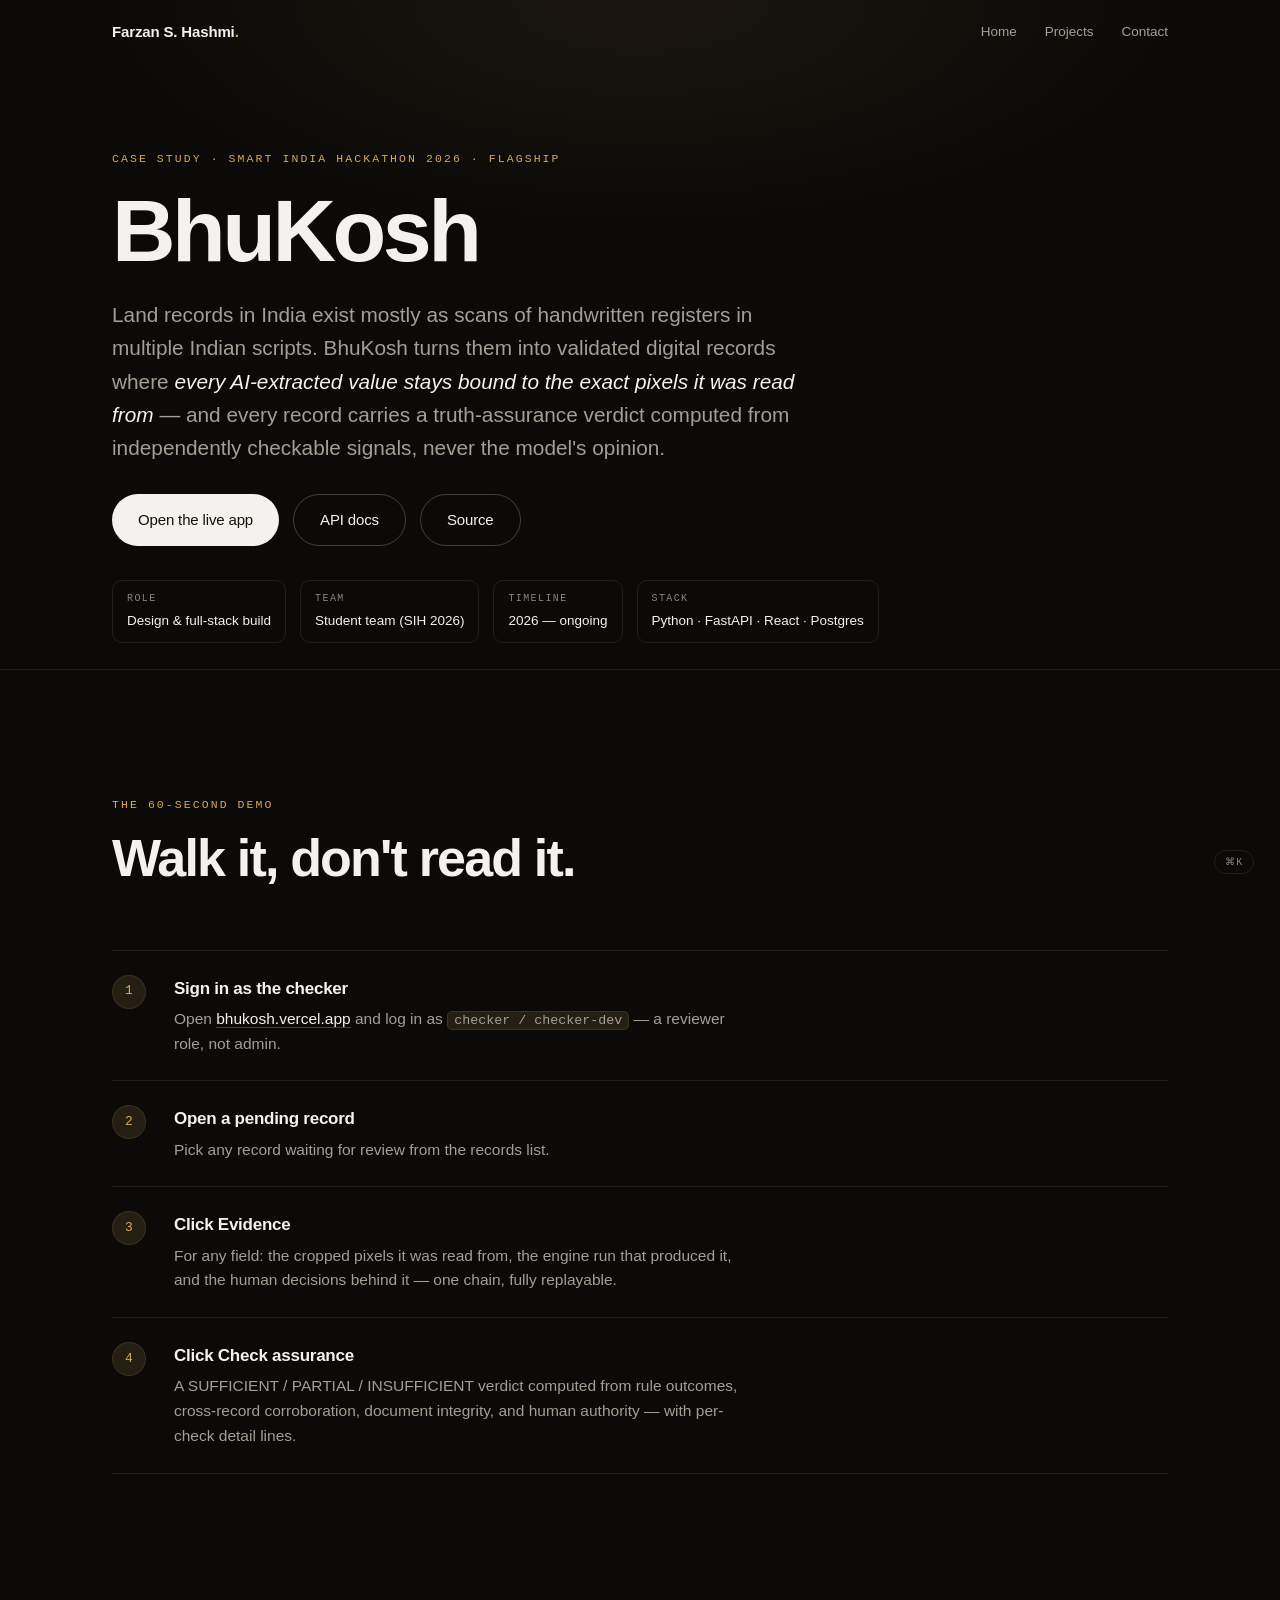
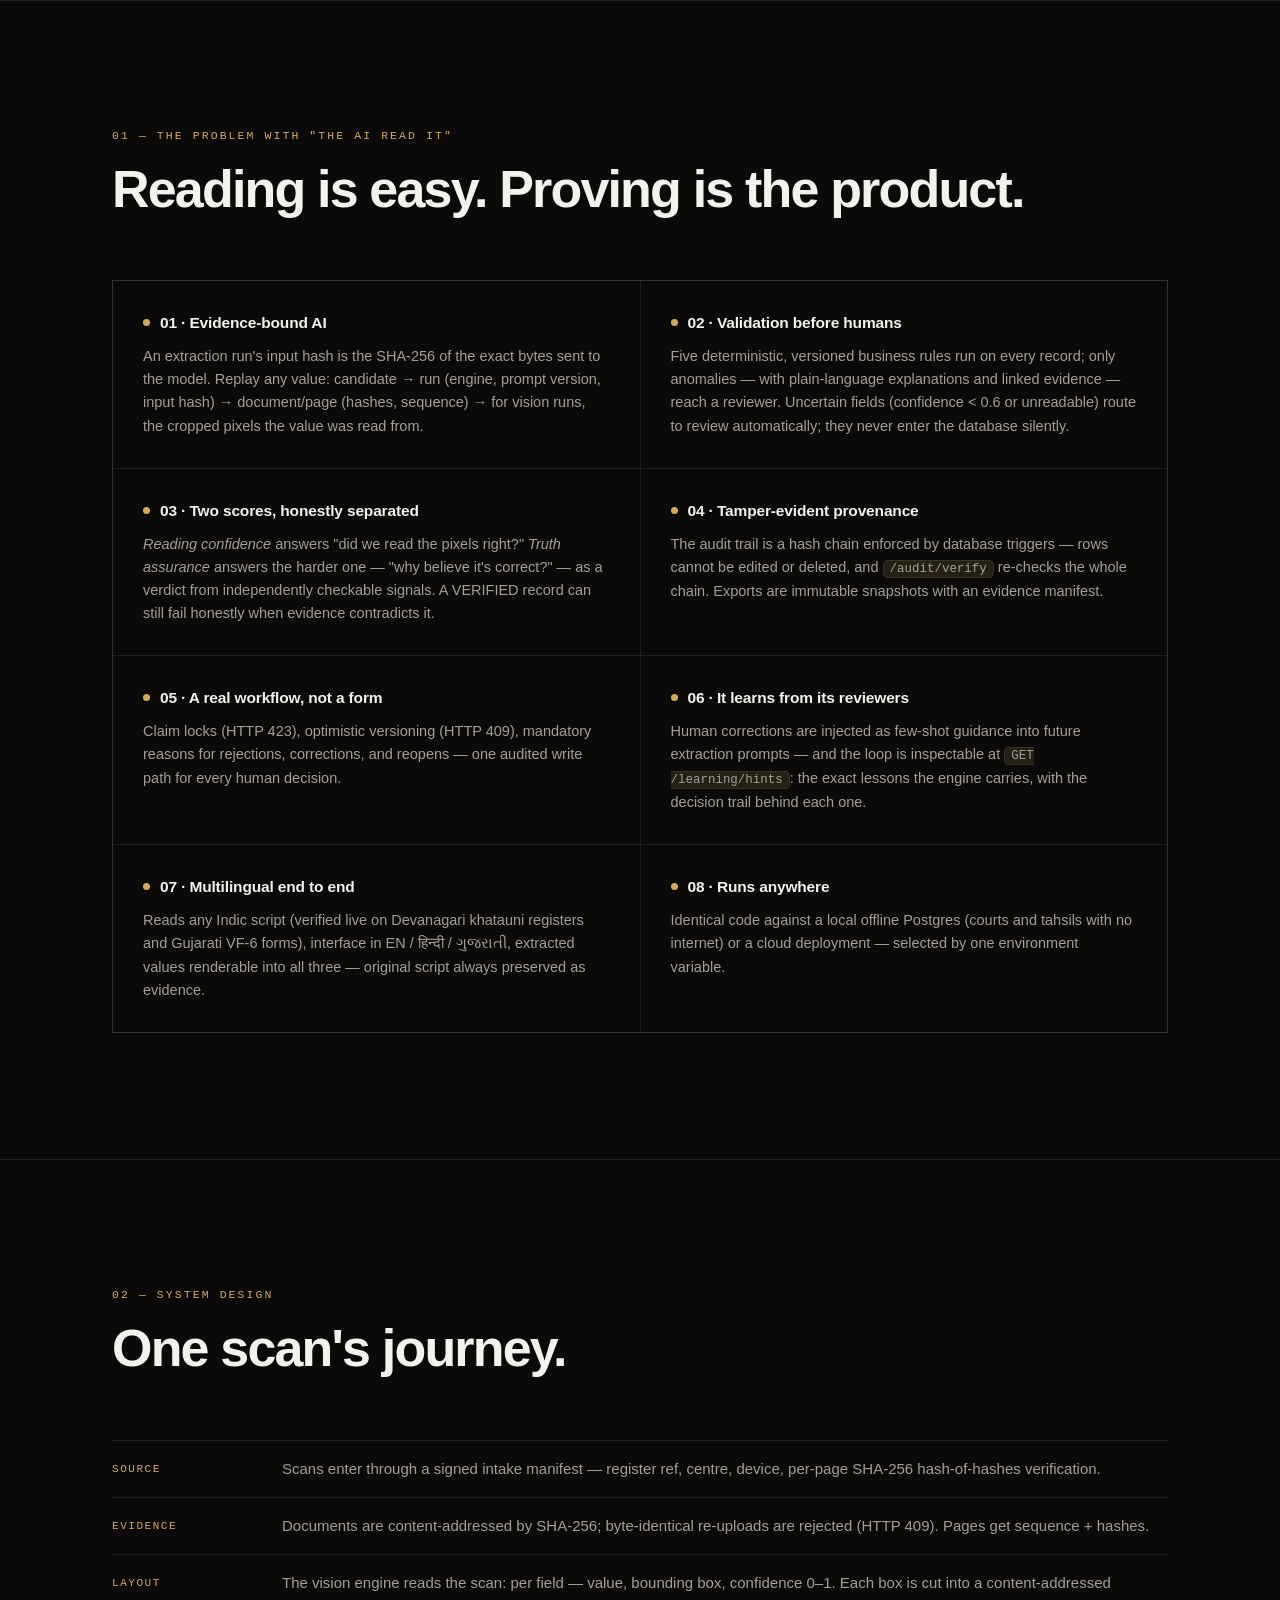
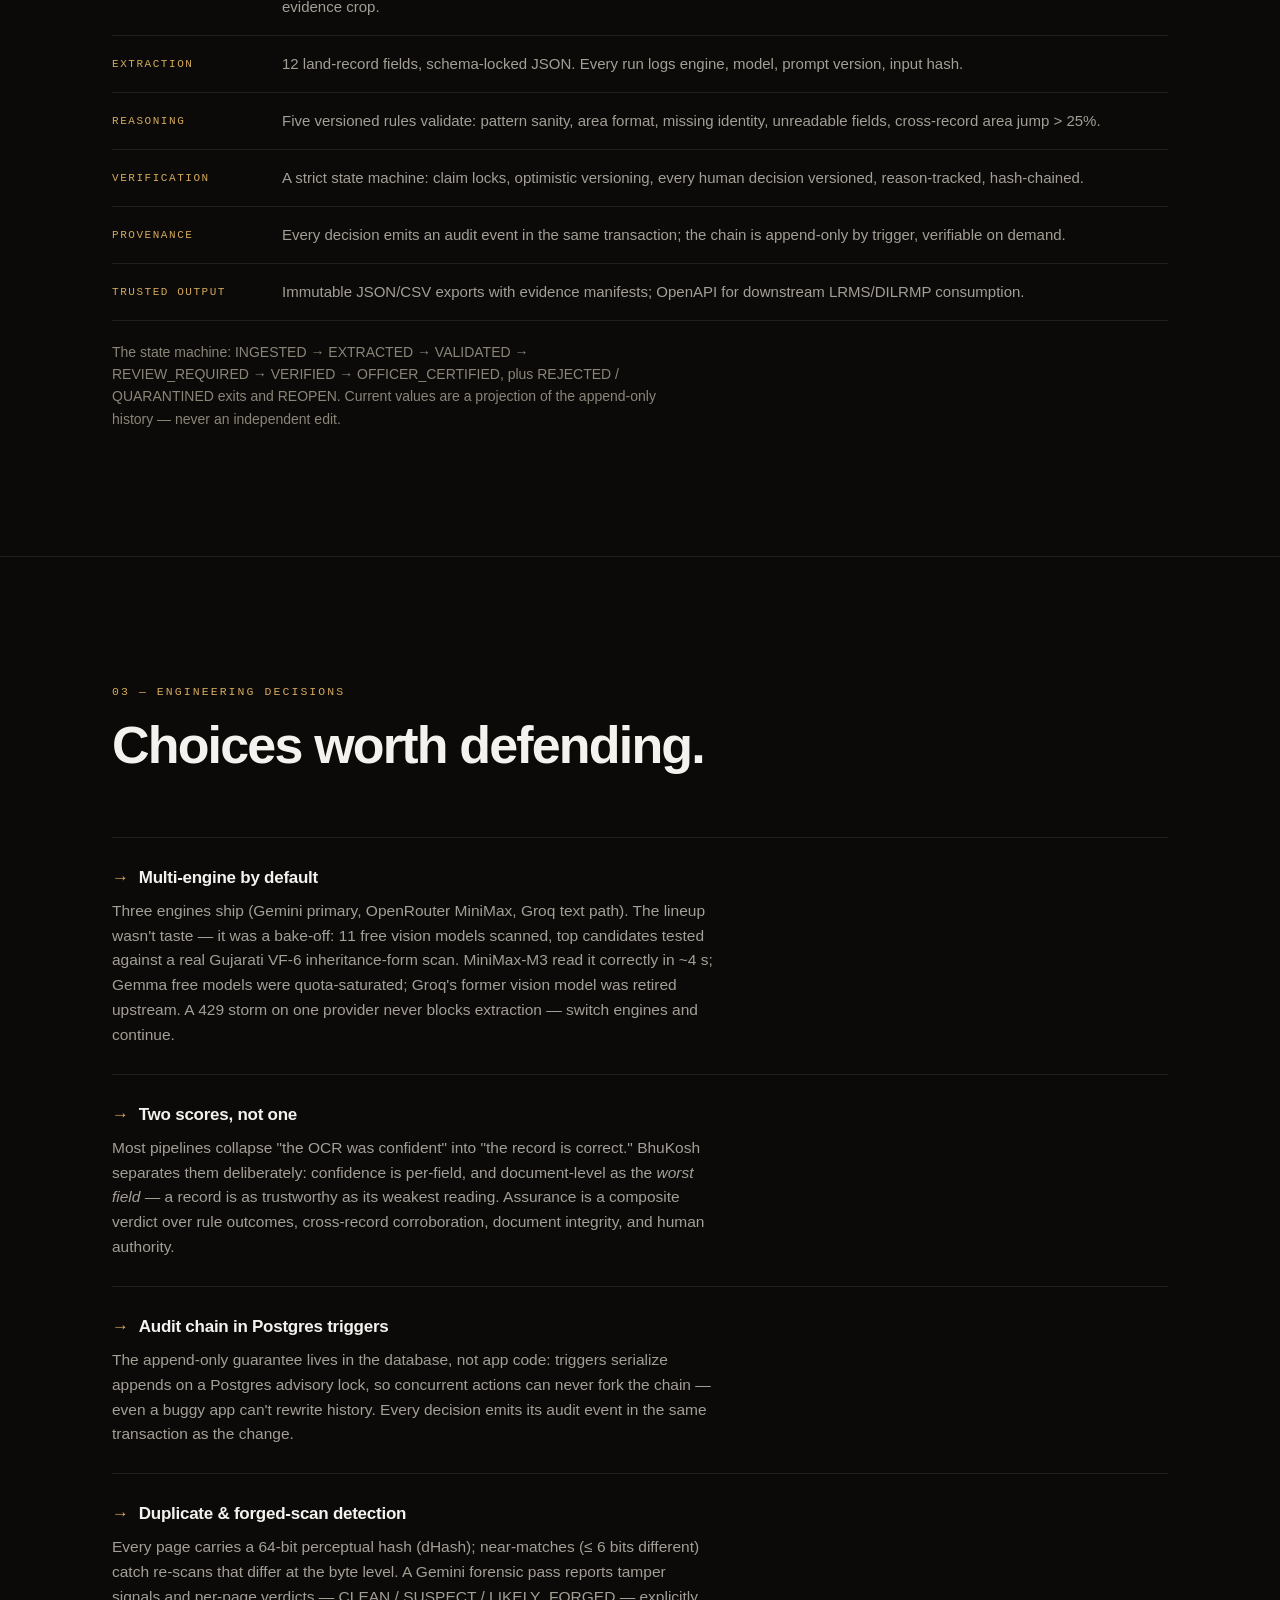
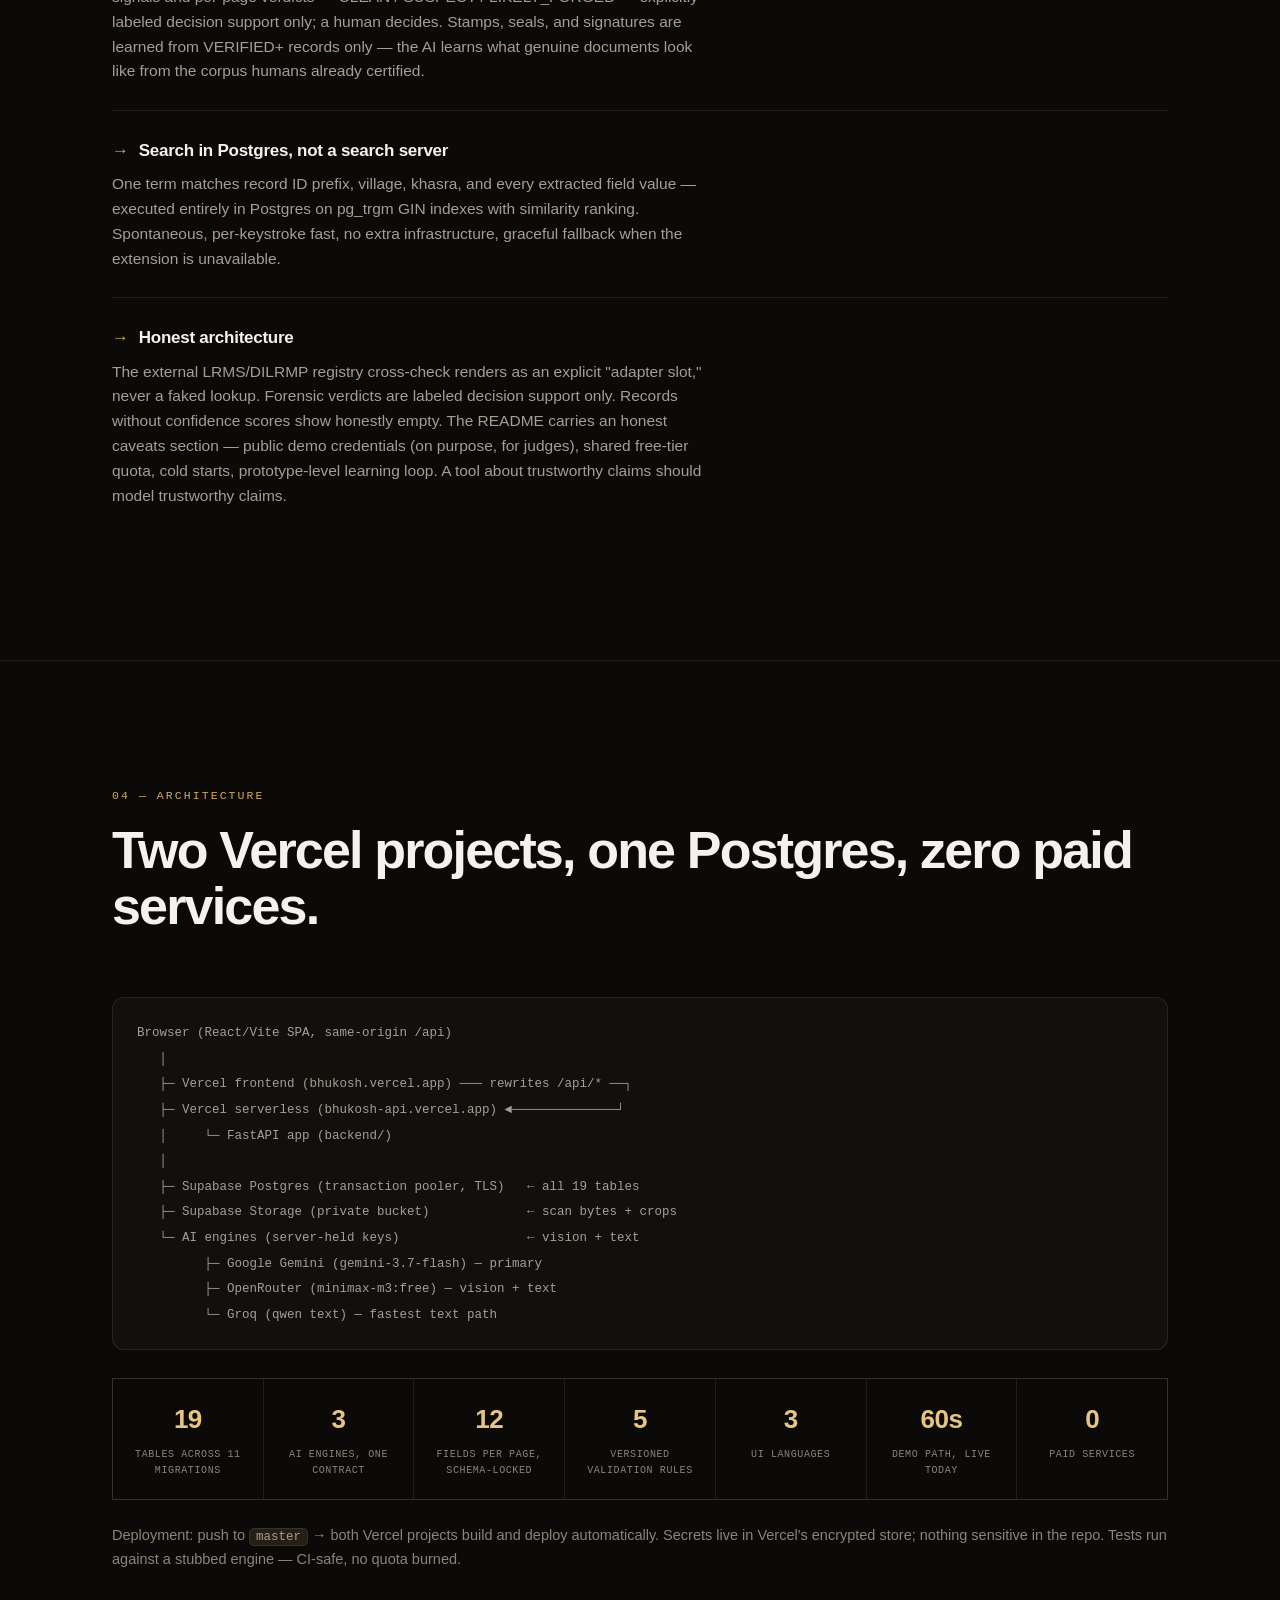
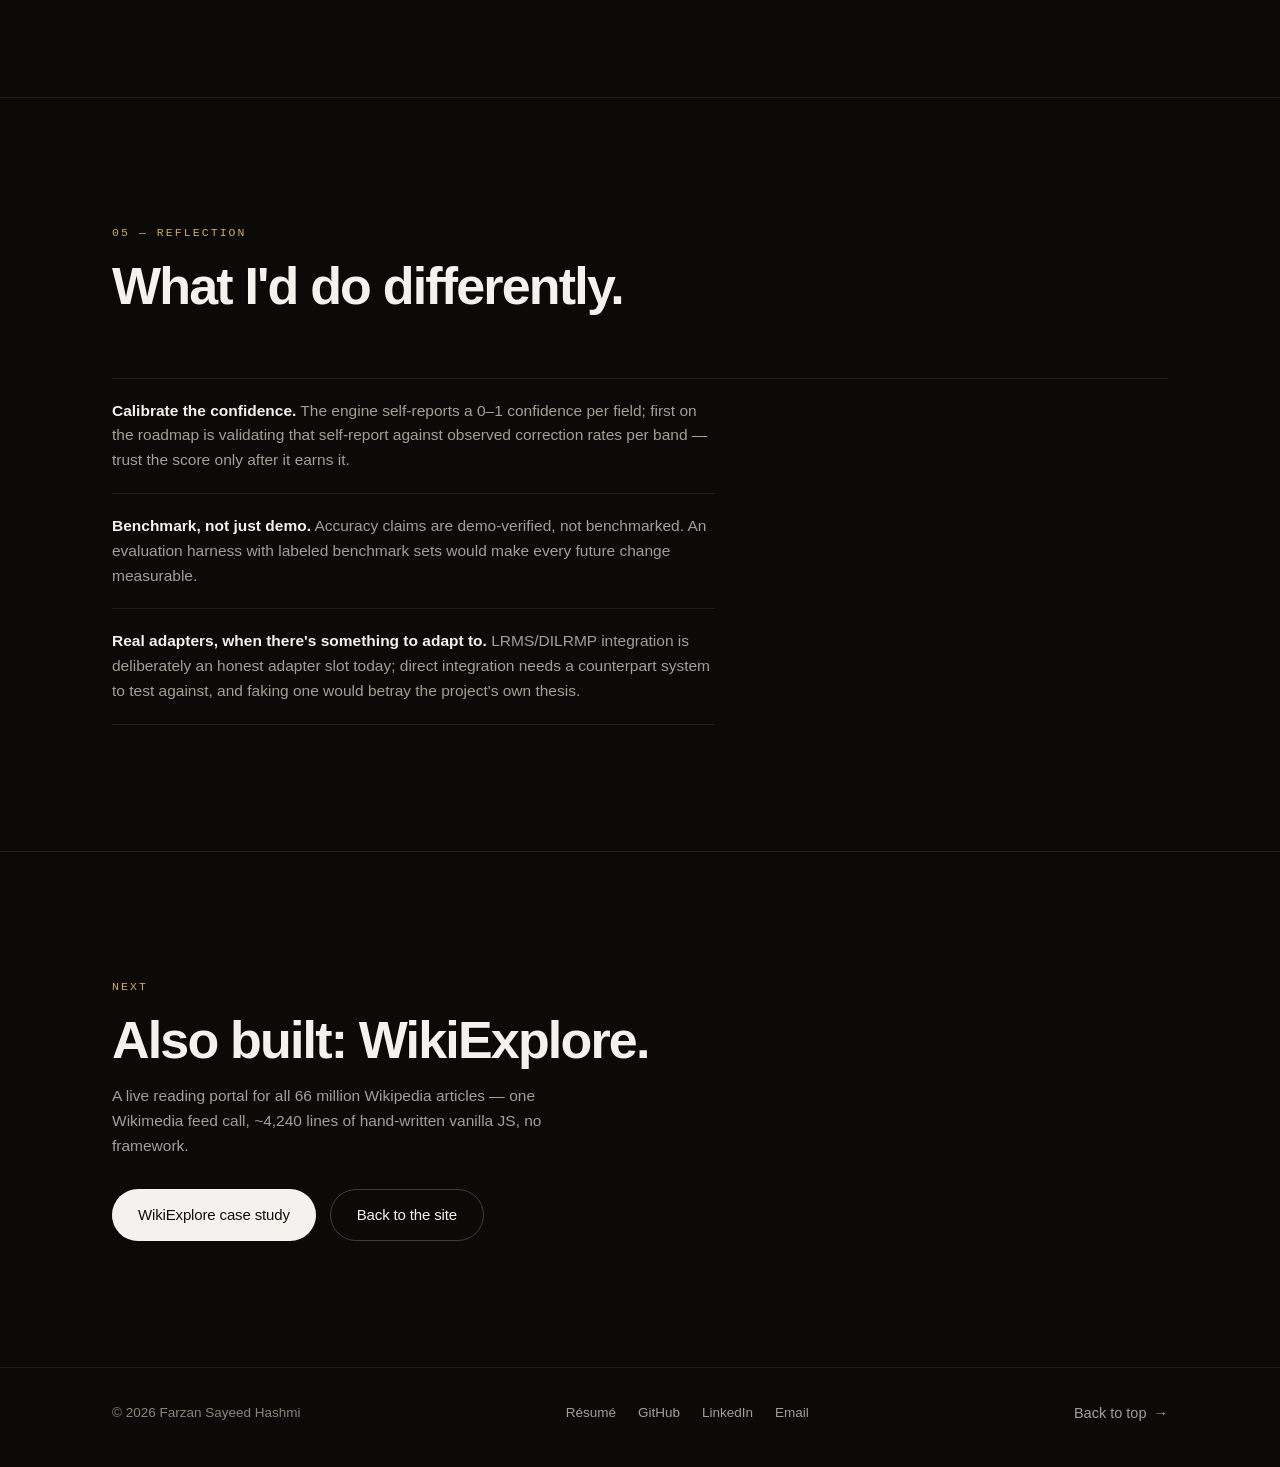
<file: portfolio/bhukosh.html>
<!doctype html>
<html lang="en">
<head>
  <meta charset="utf-8">
  <meta name="viewport" content="width=device-width, initial-scale=1">
  <title>BhuKosh — case study · Farzan Sayeed Hashmi</title>
  <meta name="description" content="How BhuKosh works: evidence-bound land-record digitization for Smart India Hackathon 2026 — evidence chain, validation rules, truth-assurance verdicts, and a hash-chained audit trail. Built and deployed by a second-year IT student.">
  <meta name="theme-color" content="#0b0a08">
  <link rel="icon" type="image/svg+xml" href="favicon.svg">
  <link rel="canonical" href="https://portfolio-farzan4.vercel.app/bhukosh.html">
  <link rel="sitemap" type="application/xml" href="sitemap.xml">
  <link rel="stylesheet" href="styles.css">
  <link rel="stylesheet" href="nav.css">
  <link rel="stylesheet" href="case.css">
  <script defer src="case.js"></script>
  <script defer src="nav.js"></script>
</head>
<body>
  <div class="read-progress" aria-hidden="true"><span id="read-progress-fill"></span></div>
  <a class="skip-link" href="#cs-top">Skip to content</a>

  <header class="nav">
    <div class="container nav-inner">
      <a class="brand" href="index.html">Farzan S. Hashmi<span>.</span></a>
      <nav class="nav-links" aria-label="Primary">
        <a href="index.html">Home</a>
        <a href="index.html#projects">Projects</a>
        <a href="index.html#contact">Contact</a>
      </nav>
    </div>
  </header>

  <!-- ============ HERO ============ -->
  <section class="cs-hero" id="cs-top">
    <div class="container">
      <p class="eyebrow">Case study · Smart India Hackathon 2026 · Flagship</p>
      <h1>BhuKosh</h1>
      <p class="cs-lede">Land records in India exist mostly as scans of handwritten registers in multiple Indian scripts. BhuKosh turns them into validated digital records where <em>every AI-extracted value stays bound to the exact pixels it was read from</em> — and every record carries a truth-assurance verdict computed from independently checkable signals, never the model's opinion.</p>
      <div class="cs-hero-cta">
        <a class="btn btn-solid" href="https://bhukosh.vercel.app" target="_blank" rel="noopener">Open the live app</a>
        <a class="btn btn-ghost" href="https://bhukosh-api.vercel.app/docs" target="_blank" rel="noopener">API docs</a>
        <a class="btn btn-ghost" href="https://github.com/Farzansayeed/BhuKosh" target="_blank" rel="noopener">Source</a>
      </div>
      <dl class="case-meta cs-meta">
        <div><dt>Role</dt><dd>Design &amp; full-stack build</dd></div>
        <div><dt>Team</dt><dd>Student team (SIH 2026)</dd></div>
        <div><dt>Timeline</dt><dd>2026 — ongoing</dd></div>
        <div><dt>Stack</dt><dd>Python · FastAPI · React · Postgres</dd></div>
      </dl>
    </div>
  </section>

  <main id="main">

  <!-- ============ THE 60-SECOND DEMO ============ -->
  <section class="section cs-section" id="cs-demo">
    <div class="container cs-narrow">
      <div class="section-head">
        <span class="section-eyebrow">The 60-second demo</span>
        <h2>Walk it, don't read it.</h2>
      </div>
      <ol class="demo-steps">
        <li>
          <span class="step-num">1</span>
          <div>
            <h3>Sign in as the checker</h3>
            <p>Open <a class="inline-link" href="https://bhukosh.vercel.app" target="_blank" rel="noopener">bhukosh.vercel.app</a> and log in as <code>checker / checker-dev</code> — a reviewer role, not admin.</p>
          </div>
        </li>
        <li>
          <span class="step-num">2</span>
          <div>
            <h3>Open a pending record</h3>
            <p>Pick any record waiting for review from the records list.</p>
          </div>
        </li>
        <li>
          <span class="step-num">3</span>
          <div>
            <h3>Click Evidence</h3>
            <p>For any field: the cropped pixels it was read from, the engine run that produced it, and the human decisions behind it — one chain, fully replayable.</p>
          </div>
        </li>
        <li>
          <span class="step-num">4</span>
          <div>
            <h3>Click Check assurance</h3>
            <p>A SUFFICIENT / PARTIAL / INSUFFICIENT verdict computed from rule outcomes, cross-record corroboration, document integrity, and human authority — with per-check detail lines.</p>
          </div>
        </li>
      </ol>
    </div>
  </section>

  <!-- ============ WHY DIFFERENT ============ -->
  <section class="section cs-section" id="cs-problem">
    <div class="container cs-narrow">
      <div class="section-head">
        <span class="section-eyebrow">01 — The problem with "the AI read it"</span>
        <h2>Reading is easy. Proving is the product.</h2>
      </div>
    </div>
    <div class="container">
      <div class="pillar-grid">
        <div class="pillar">
          <h3>01 · Evidence-bound AI</h3>
          <p>An extraction run's input hash is the SHA-256 of the exact bytes sent to the model. Replay any value: candidate → run (engine, prompt version, input hash) → document/page (hashes, sequence) → for vision runs, the cropped pixels the value was read from.</p>
        </div>
        <div class="pillar">
          <h3>02 · Validation before humans</h3>
          <p>Five deterministic, versioned business rules run on every record; only anomalies — with plain-language explanations and linked evidence — reach a reviewer. Uncertain fields (confidence &lt; 0.6 or unreadable) route to review automatically; they never enter the database silently.</p>
        </div>
        <div class="pillar">
          <h3>03 · Two scores, honestly separated</h3>
          <p><em>Reading confidence</em> answers "did we read the pixels right?" <em>Truth assurance</em> answers the harder one — "why believe it's correct?" — as a verdict from independently checkable signals. A VERIFIED record can still fail honestly when evidence contradicts it.</p>
        </div>
        <div class="pillar">
          <h3>04 · Tamper-evident provenance</h3>
          <p>The audit trail is a hash chain enforced by database triggers — rows cannot be edited or deleted, and <code>/audit/verify</code> re-checks the whole chain. Exports are immutable snapshots with an evidence manifest.</p>
        </div>
        <div class="pillar">
          <h3>05 · A real workflow, not a form</h3>
          <p>Claim locks (HTTP 423), optimistic versioning (HTTP 409), mandatory reasons for rejections, corrections, and reopens — one audited write path for every human decision.</p>
        </div>
        <div class="pillar">
          <h3>06 · It learns from its reviewers</h3>
          <p>Human corrections are injected as few-shot guidance into future extraction prompts — and the loop is inspectable at <code>GET /learning/hints</code>: the exact lessons the engine carries, with the decision trail behind each one.</p>
        </div>
        <div class="pillar">
          <h3>07 · Multilingual end to end</h3>
          <p>Reads any Indic script (verified live on Devanagari khatauni registers and Gujarati VF-6 forms), interface in EN / हिन्दी / ગુજરાતી, extracted values renderable into all three — original script always preserved as evidence.</p>
        </div>
        <div class="pillar">
          <h3>08 · Runs anywhere</h3>
          <p>Identical code against a local offline Postgres (courts and tahsils with no internet) or a cloud deployment — selected by one environment variable.</p>
        </div>
      </div>
    </div>
  </section>

  <!-- ============ PIPELINE ============ -->
  <section class="section cs-section" id="cs-design">
    <div class="container cs-narrow">
      <div class="section-head">
        <span class="section-eyebrow">02 — System design</span>
        <h2>One scan's journey.</h2>
      </div>
      <ol class="pipeline">
        <li><span>SOURCE</span> Scans enter through a signed intake manifest — register ref, centre, device, per-page SHA-256 hash-of-hashes verification.</li>
        <li><span>EVIDENCE</span> Documents are content-addressed by SHA-256; byte-identical re-uploads are rejected (HTTP 409). Pages get sequence + hashes.</li>
        <li><span>LAYOUT</span> The vision engine reads the scan: per field — value, bounding box, confidence 0–1. Each box is cut into a content-addressed evidence crop.</li>
        <li><span>EXTRACTION</span> 12 land-record fields, schema-locked JSON. Every run logs engine, model, prompt version, input hash.</li>
        <li><span>REASONING</span> Five versioned rules validate: pattern sanity, area format, missing identity, unreadable fields, cross-record area jump &gt; 25%.</li>
        <li><span>VERIFICATION</span> A strict state machine: claim locks, optimistic versioning, every human decision versioned, reason-tracked, hash-chained.</li>
        <li><span>PROVENANCE</span> Every decision emits an audit event in the same transaction; the chain is append-only by trigger, verifiable on demand.</li>
        <li><span>TRUSTED OUTPUT</span> Immutable JSON/CSV exports with evidence manifests; OpenAPI for downstream LRMS/DILRMP consumption.</li>
      </ol>
      <p class="pipeline-note">The state machine: INGESTED → EXTRACTED → VALIDATED → REVIEW_REQUIRED → VERIFIED → OFFICER_CERTIFIED, plus REJECTED / QUARANTINED exits and REOPEN. Current values are a projection of the append-only history — never an independent edit.</p>
    </div>
  </section>

  <!-- ============ ENGINEERING DECISIONS ============ -->
  <section class="section cs-section" id="cs-decisions">
    <div class="container cs-narrow">
      <div class="section-head">
        <span class="section-eyebrow">03 — Engineering decisions</span>
        <h2>Choices worth defending.</h2>
      </div>

      <div class="decision">
        <h3>Multi-engine by default</h3>
        <p>Three engines ship (Gemini primary, OpenRouter MiniMax, Groq text path). The lineup wasn't taste — it was a bake-off: 11 free vision models scanned, top candidates tested against a real Gujarati VF-6 inheritance-form scan. MiniMax-M3 read it correctly in ~4&nbsp;s; Gemma free models were quota-saturated; Groq's former vision model was retired upstream. A 429 storm on one provider never blocks extraction — switch engines and continue.</p>
      </div>

      <div class="decision">
        <h3>Two scores, not one</h3>
        <p>Most pipelines collapse "the OCR was confident" into "the record is correct." BhuKosh separates them deliberately: confidence is per-field, and document-level as the <em>worst field</em> — a record is as trustworthy as its weakest reading. Assurance is a composite verdict over rule outcomes, cross-record corroboration, document integrity, and human authority.</p>
      </div>

      <div class="decision">
        <h3>Audit chain in Postgres triggers</h3>
        <p>The append-only guarantee lives in the database, not app code: triggers serialize appends on a Postgres advisory lock, so concurrent actions can never fork the chain — even a buggy app can't rewrite history. Every decision emits its audit event in the same transaction as the change.</p>
      </div>

      <div class="decision">
        <h3>Duplicate &amp; forged-scan detection</h3>
        <p>Every page carries a 64-bit perceptual hash (dHash); near-matches (≤ 6 bits different) catch re-scans that differ at the byte level. A Gemini forensic pass reports tamper signals and per-page verdicts — CLEAN / SUSPECT / LIKELY_FORGED — explicitly labeled decision support only; a human decides. Stamps, seals, and signatures are learned from VERIFIED+ records only — the AI learns what genuine documents look like from the corpus humans already certified.</p>
      </div>

      <div class="decision">
        <h3>Search in Postgres, not a search server</h3>
        <p>One term matches record ID prefix, village, khasra, and every extracted field value — executed entirely in Postgres on pg_trgm GIN indexes with similarity ranking. Spontaneous, per-keystroke fast, no extra infrastructure, graceful fallback when the extension is unavailable.</p>
      </div>

      <div class="decision">
        <h3>Honest architecture</h3>
        <p>The external LRMS/DILRMP registry cross-check renders as an explicit "adapter slot," never a faked lookup. Forensic verdicts are labeled decision support only. Records without confidence scores show honestly empty. The README carries an honest caveats section — public demo credentials (on purpose, for judges), shared free-tier quota, cold starts, prototype-level learning loop. A tool about trustworthy claims should model trustworthy claims.</p>
      </div>
    </div>
  </section>

  <!-- ============ ARCHITECTURE ============ -->
  <section class="section cs-section" id="cs-arch">
    <div class="container cs-narrow">
      <div class="section-head">
        <span class="section-eyebrow">04 — Architecture</span>
        <h2>Two Vercel projects, one Postgres, zero paid services.</h2>
      </div>
    </div>
    <div class="container">
      <pre class="arch" tabindex="0" role="img" aria-label="Architecture diagram as text: browser SPA, Vercel frontend and serverless FastAPI backend, Supabase Postgres and storage, three AI engines."><code>Browser (React/Vite SPA, same-origin /api)
   │
   ├─ Vercel frontend (bhukosh.vercel.app) ─── rewrites /api/* ──┐
   ├─ Vercel serverless (bhukosh-api.vercel.app) ◄──────────────┘
   │     └─ FastAPI app (backend/)
   │
   ├─ Supabase Postgres (transaction pooler, TLS)   ← all 19 tables
   ├─ Supabase Storage (private bucket)             ← scan bytes + crops
   └─ AI engines (server-held keys)                 ← vision + text
         ├─ Google Gemini (gemini-3.7-flash) — primary
         ├─ OpenRouter (minimax-m3:free) — vision + text
         └─ Groq (qwen text) — fastest text path</code></pre>
    </div>
    <div class="container">
      <div class="stat-strip">
        <div class="stat"><b>19</b><span>tables across 11 migrations</span></div>
        <div class="stat"><b>3</b><span>AI engines, one contract</span></div>
        <div class="stat"><b>12</b><span>fields per page, schema-locked</span></div>
        <div class="stat"><b>5</b><span>versioned validation rules</span></div>
        <div class="stat"><b>3</b><span>UI languages</span></div>
        <div class="stat"><b>60s</b><span>demo path, live today</span></div>
        <div class="stat"><b>0</b><span>paid services</span></div>
      </div>
    </div>
    <div class="container cs-narrow">
      <p class="cs-note">Deployment: push to <code>master</code> → both Vercel projects build and deploy automatically. Secrets live in Vercel's encrypted store; nothing sensitive in the repo. Tests run against a stubbed engine — CI-safe, no quota burned.</p>
    </div>
  </section>

  <!-- ============ REFLECTION ============ -->
  <section class="section cs-section" id="cs-reflect">
    <div class="container cs-narrow">
      <div class="section-head">
        <span class="section-eyebrow">05 — Reflection</span>
        <h2>What I'd do differently.</h2>
      </div>
      <ul class="reflect">
        <li><strong>Calibrate the confidence.</strong> The engine self-reports a 0–1 confidence per field; first on the roadmap is validating that self-report against observed correction rates per band — trust the score only after it earns it.</li>
        <li><strong>Benchmark, not just demo.</strong> Accuracy claims are demo-verified, not benchmarked. An evaluation harness with labeled benchmark sets would make every future change measurable.</li>
        <li><strong>Real adapters, when there's something to adapt to.</strong> LRMS/DILRMP integration is deliberately an honest adapter slot today; direct integration needs a counterpart system to test against, and faking one would betray the project's own thesis.</li>
      </ul>
    </div>
  </section>

  <!-- ============ NEXT ============ -->
  <section class="section cs-section cs-next" id="cs-next">
    <div class="container cs-narrow">
      <div class="section-head">
        <span class="section-eyebrow">Next</span>
        <h2>Also built: WikiExplore.</h2>
        <p class="cs-next-sub">A live reading portal for all 66 million Wikipedia articles — one Wikimedia feed call, ~4,240 lines of hand-written vanilla JS, no framework.</p>
      </div>
      <div class="cs-hero-cta">
        <a class="btn btn-solid" href="wikiexplore.html">WikiExplore case study</a>
        <a class="btn btn-ghost" href="index.html">Back to the site</a>
      </div>
    </div>
  </section>

  </main>

  <nav class="cs-rail" aria-label="Case study sections">
    <a href="#cs-demo" data-spy="cs-demo">Demo</a>
    <a href="#cs-problem" data-spy="cs-problem">Problem</a>
    <a href="#cs-design" data-spy="cs-design">Design</a>
    <a href="#cs-decisions" data-spy="cs-decisions">Decisions</a>
    <a href="#cs-arch" data-spy="cs-arch">Architecture</a>
    <a href="#cs-reflect" data-spy="cs-reflect">Reflection</a>
    <a href="#cs-next" data-spy="cs-next">Next</a>
  </nav>

  <footer class="footer">
    <div class="container footer-inner">
      <p>© <span>2026</span> Farzan Sayeed Hashmi</p>
      <div class="footer-links">
        <a class="footer-link" href="resume.pdf" download>Résumé</a>
        <a class="footer-link" href="https://github.com/Farzansayeed" target="_blank" rel="noopener">GitHub</a>
        <a class="footer-link" href="https://www.linkedin.com/in/farzan-sayeed-hashmi-b9876539b/" target="_blank" rel="noopener">LinkedIn</a>
        <a class="footer-link" href="mailto:farzansayeedhashmi@gmail.com">Email</a>
      </div>
      <a class="arrow-link" href="#cs-top">Back to top</a>
    </div>
  </footer>
</body>
</html>
</file>
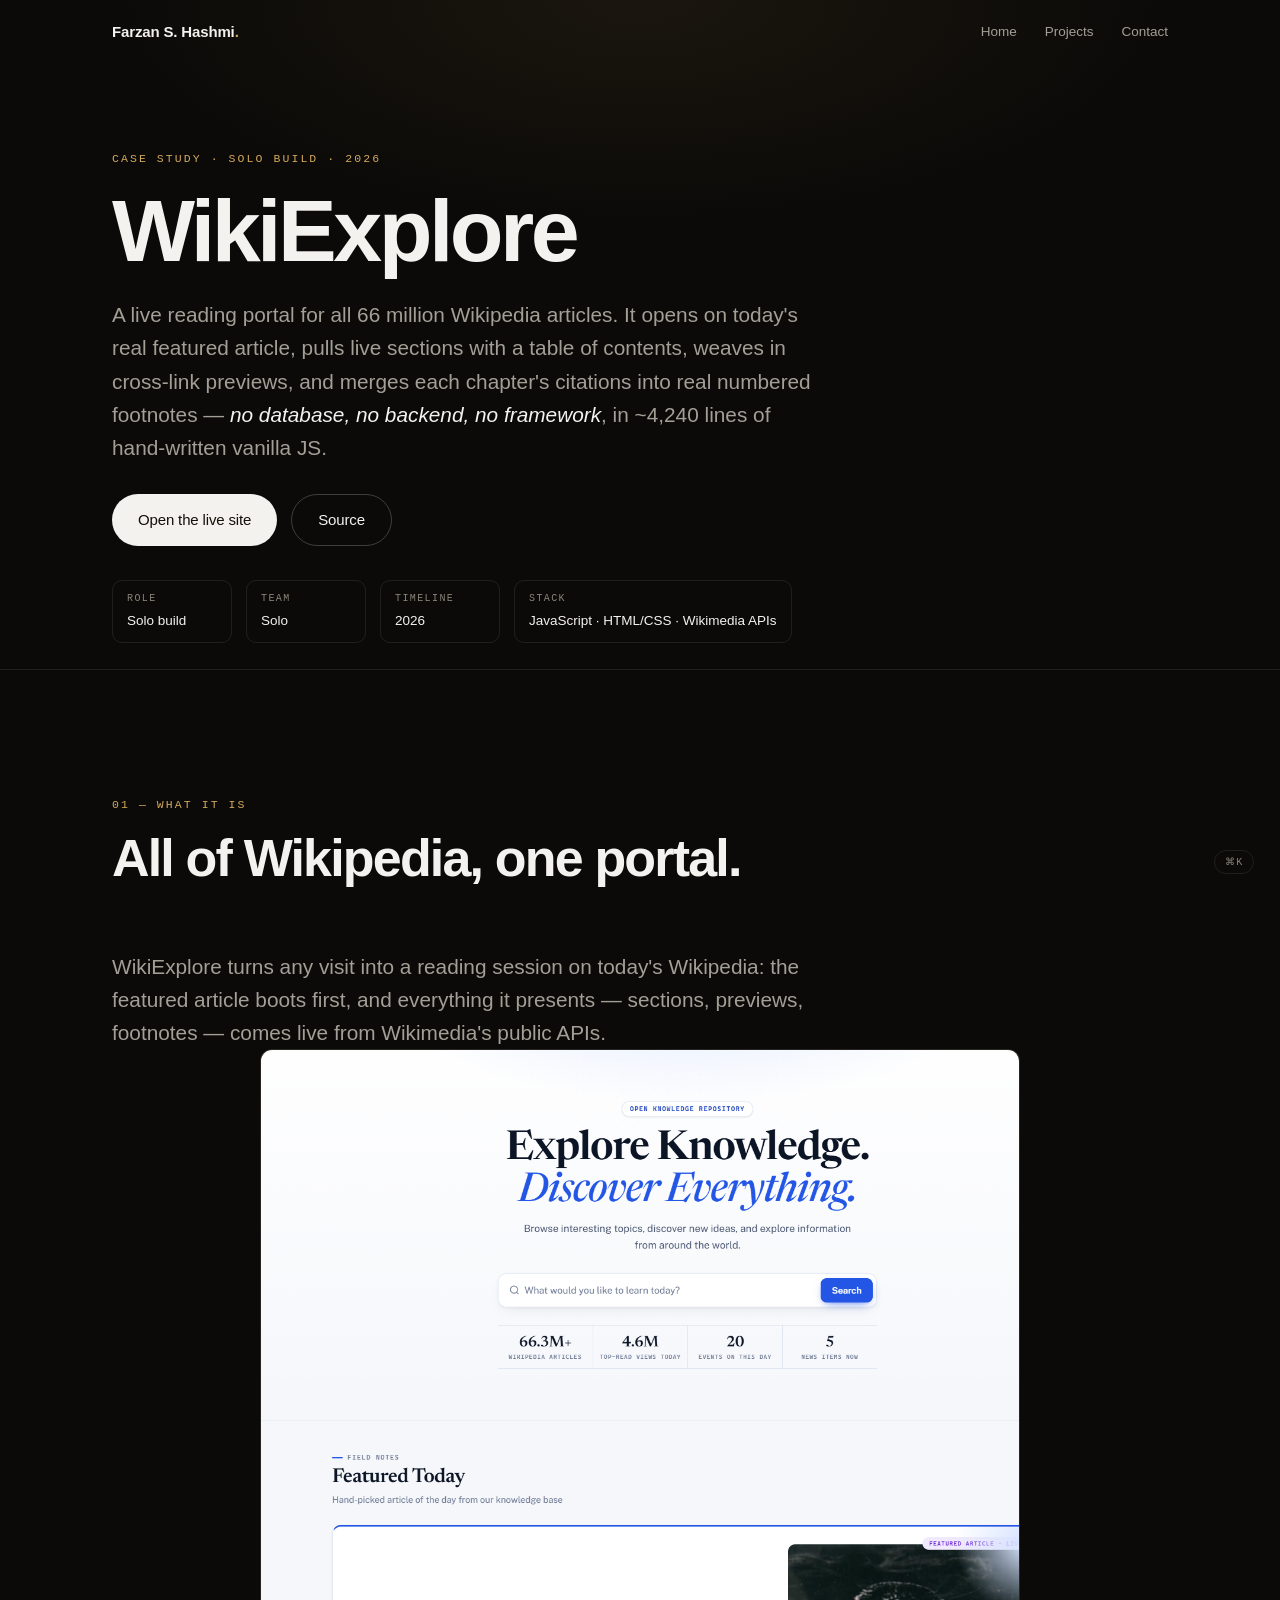
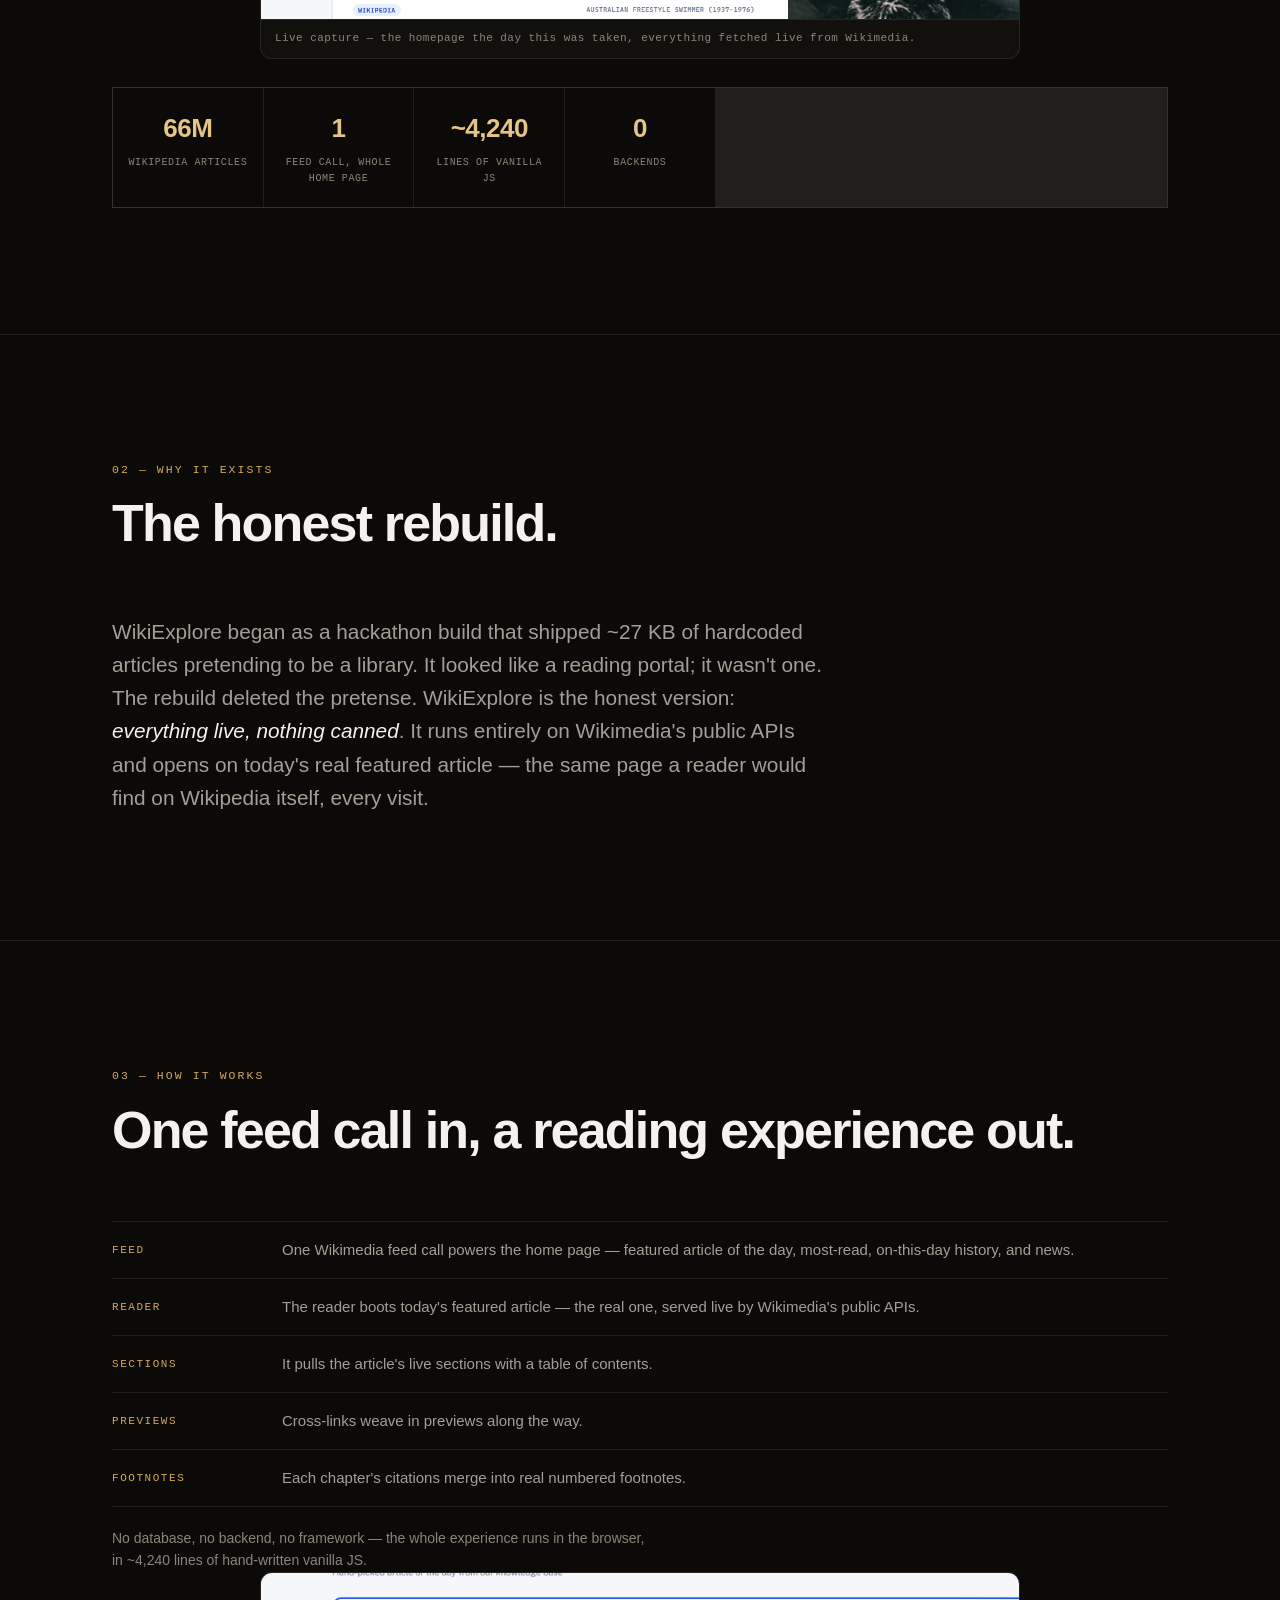
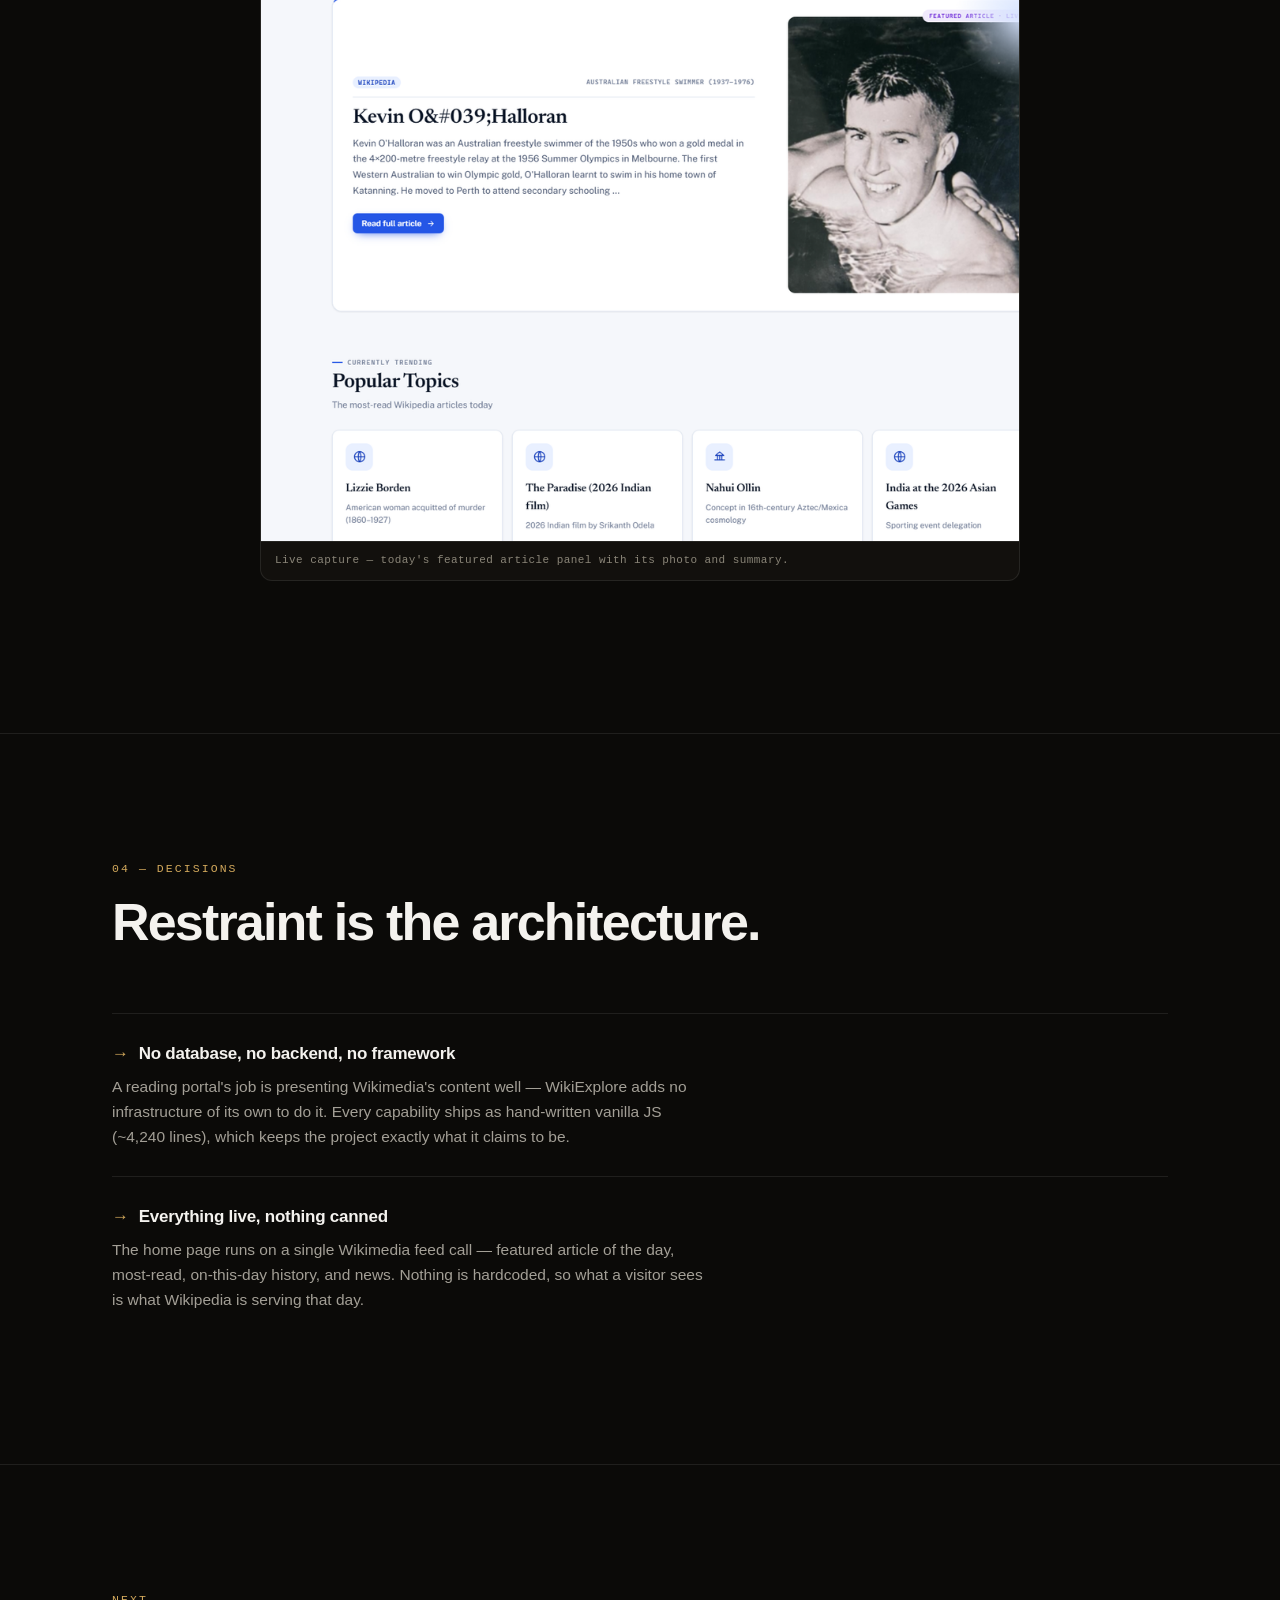
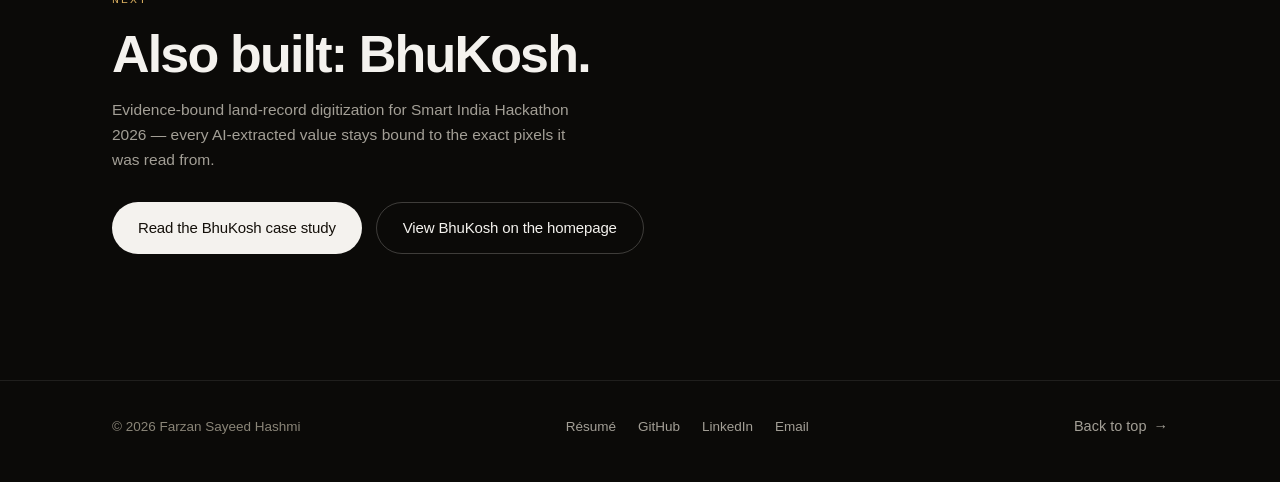
<file: portfolio/wikiexplore.html>
<!doctype html>
<html lang="en">
<head>
  <meta charset="utf-8">
  <meta name="viewport" content="width=device-width, initial-scale=1">
  <title>WikiExplore — case study · Farzan Sayeed Hashmi</title>
  <meta name="description" content="How WikiExplore works: a live reading portal for all 66 million Wikipedia articles — one Wikimedia feed call, live sections with a table of contents, cross-link previews, and real numbered footnotes. No database, no backend, no framework: ~4,240 lines of hand-written vanilla JS.">
  <meta name="theme-color" content="#0b0a08">
  <link rel="icon" type="image/svg+xml" href="favicon.svg">
  <link rel="canonical" href="https://portfolio-farzan4.vercel.app/wikiexplore.html">
  <link rel="sitemap" type="application/xml" href="sitemap.xml">

  <!-- Open Graph -->
  <meta property="og:type" content="website">
  <meta property="og:url" content="https://portfolio-farzan4.vercel.app/wikiexplore.html">
  <meta property="og:title" content="WikiExplore — case study · Farzan Sayeed Hashmi">
  <meta property="og:description" content="A live reading portal for all 66 million Wikipedia articles — one feed call, real numbered footnotes, no backend. ~4,240 lines of hand-written vanilla JS.">
  <meta property="og:image" content="https://portfolio-farzan4.vercel.app/og.png">
  <meta property="og:image:width" content="1200">
  <meta property="og:image:height" content="630">

  <!-- Twitter/X -->
  <meta name="twitter:card" content="summary_large_image">
  <meta name="twitter:title" content="WikiExplore — case study · Farzan Sayeed Hashmi">
  <meta name="twitter:description" content="A live reading portal for all 66 million Wikipedia articles — one feed call, real numbered footnotes, no backend. ~4,240 lines of hand-written vanilla JS.">
  <meta name="twitter:image" content="https://portfolio-farzan4.vercel.app/og.png">

  <link rel="stylesheet" href="styles.css">
  <link rel="stylesheet" href="nav.css">
  <link rel="stylesheet" href="case.css">
  <script defer src="case.js"></script>
  <script defer src="nav.js"></script>
</head>
<body>
  <div class="read-progress" aria-hidden="true"><span id="read-progress-fill"></span></div>
  <a class="skip-link" href="#cs-top">Skip to content</a>

  <header class="nav">
    <div class="container nav-inner">
      <a class="brand" href="index.html">Farzan S. Hashmi<span>.</span></a>
      <nav class="nav-links" aria-label="Primary">
        <a href="index.html">Home</a>
        <a href="index.html#projects">Projects</a>
        <a href="index.html#contact">Contact</a>
      </nav>
    </div>
  </header>

  <!-- ============ HERO ============ -->
  <section class="cs-hero" id="cs-top">
    <div class="container">
      <p class="eyebrow">Case study · Solo build · 2026</p>
      <h1>WikiExplore</h1>
      <p class="cs-lede">A live reading portal for all 66&nbsp;million Wikipedia articles. It opens on today's real featured article, pulls live sections with a table of contents, weaves in cross-link previews, and merges each chapter's citations into real numbered footnotes — <em>no database, no backend, no framework</em>, in ~4,240 lines of hand-written vanilla JS.</p>
      <div class="cs-hero-cta">
        <a class="btn btn-solid" href="https://wiki-explore.vercel.app" target="_blank" rel="noopener">Open the live site</a>
        <a class="btn btn-ghost" href="https://github.com/Farzansayeed/wiki-explore" target="_blank" rel="noopener">Source</a>
      </div>
      <dl class="case-meta cs-meta">
        <div><dt>Role</dt><dd>Solo build</dd></div>
        <div><dt>Team</dt><dd>Solo</dd></div>
        <div><dt>Timeline</dt><dd>2026</dd></div>
        <div><dt>Stack</dt><dd>JavaScript · HTML/CSS · Wikimedia APIs</dd></div>
      </dl>
    </div>
  </section>

  <main id="main">

  <!-- ============ WHAT IT IS ============ -->
  <section class="section cs-section" id="cs-overview">
    <div class="container cs-narrow">
      <div class="section-head">
        <span class="section-eyebrow">01 — What it is</span>
        <h2>All of Wikipedia, one portal.</h2>
      </div>
      <p class="cs-lede">WikiExplore turns any visit into a reading session on today's Wikipedia: the featured article boots first, and everything it presents — sections, previews, footnotes — comes live from Wikimedia's public APIs.</p>
    </div>
    <div class="container">
      <figure class="case-shot cs-shot-standalone">
        <img src="shots/wikiexplore.png" alt="Live capture of WikiExplore — the homepage with today's featured article, top-read and on-this-day stats, all served by Wikimedia's public APIs." loading="lazy" decoding="async" width="1280" height="960">
        <figcaption>Live capture — the homepage the day this was taken, everything fetched live from Wikimedia.</figcaption>
      </figure>
      <div class="stat-strip stat-strip-4">
        <div class="stat"><b>66M</b><span>Wikipedia articles</span></div>
        <div class="stat"><b>1</b><span>feed call, whole home page</span></div>
        <div class="stat"><b>~4,240</b><span>lines of vanilla JS</span></div>
        <div class="stat"><b>0</b><span>backends</span></div>
      </div>
    </div>
  </section>

  <!-- ============ WHY IT EXISTS ============ -->
  <section class="section cs-section" id="cs-why">
    <div class="container cs-narrow">
      <div class="section-head">
        <span class="section-eyebrow">02 — Why it exists</span>
        <h2>The honest rebuild.</h2>
      </div>
      <p class="cs-lede">WikiExplore began as a hackathon build that shipped ~27&nbsp;KB of hardcoded articles pretending to be a library. It looked like a reading portal; it wasn't one.</p>
      <p class="cs-lede">The rebuild deleted the pretense. WikiExplore is the honest version: <em>everything live, nothing canned</em>. It runs entirely on Wikimedia's public APIs and opens on today's real featured article — the same page a reader would find on Wikipedia itself, every visit.</p>
    </div>
  </section>

  <!-- ============ HOW IT WORKS ============ -->
  <section class="section cs-section" id="cs-system">
    <div class="container cs-narrow">
      <div class="section-head">
        <span class="section-eyebrow">03 — How it works</span>
        <h2>One feed call in, a reading experience out.</h2>
      </div>
      <ol class="pipeline">
        <li><span>FEED</span> One Wikimedia feed call powers the home page — featured article of the day, most-read, on-this-day history, and news.</li>
        <li><span>READER</span> The reader boots today's featured article — the real one, served live by Wikimedia's public APIs.</li>
        <li><span>SECTIONS</span> It pulls the article's live sections with a table of contents.</li>
        <li><span>PREVIEWS</span> Cross-links weave in previews along the way.</li>
        <li><span>FOOTNOTES</span> Each chapter's citations merge into real numbered footnotes.</li>
      </ol>
      <p class="pipeline-note">No database, no backend, no framework — the whole experience runs in the browser, in ~4,240 lines of hand-written vanilla JS.</p>
      <figure class="case-shot cs-shot-standalone">
        <img src="shots/wikiexplore-reader.png" alt="Live capture of WikiExplore's featured-article panel — article photo, summary, and a live badge, from Wikimedia's daily feed." loading="lazy" decoding="async" width="960" height="720">
        <figcaption>Live capture — today's featured article panel with its photo and summary.</figcaption>
      </figure>
    </div>
  </section>

  <!-- ============ DECISIONS ============ -->
  <section class="section cs-section" id="cs-decisions">
    <div class="container cs-narrow">
      <div class="section-head">
        <span class="section-eyebrow">04 — Decisions</span>
        <h2>Restraint is the architecture.</h2>
      </div>

      <div class="decision">
        <h3>No database, no backend, no framework</h3>
        <p>A reading portal's job is presenting Wikimedia's content well — WikiExplore adds no infrastructure of its own to do it. Every capability ships as hand-written vanilla JS (~4,240 lines), which keeps the project exactly what it claims to be.</p>
      </div>

      <div class="decision">
        <h3>Everything live, nothing canned</h3>
        <p>The home page runs on a single Wikimedia feed call — featured article of the day, most-read, on-this-day history, and news. Nothing is hardcoded, so what a visitor sees is what Wikipedia is serving that day.</p>
      </div>
    </div>
  </section>

  <!-- ============ NEXT ============ -->
  <section class="section cs-section cs-next" id="cs-next">
    <div class="container cs-narrow">
      <div class="section-head">
        <span class="section-eyebrow">Next</span>
        <h2>Also built: BhuKosh.</h2>
        <p class="cs-next-sub">Evidence-bound land-record digitization for Smart India Hackathon 2026 — every AI-extracted value stays bound to the exact pixels it was read from.</p>
      </div>
      <div class="cs-hero-cta">
        <a class="btn btn-solid" href="bhukosh.html">Read the BhuKosh case study</a>
        <a class="btn btn-ghost" href="index.html#project-bhukosh">View BhuKosh on the homepage</a>
      </div>
    </div>
  </section>

  </main>

  <nav class="cs-rail" aria-label="Case study sections">
    <a href="#cs-overview" data-spy="cs-overview">Overview</a>
    <a href="#cs-why" data-spy="cs-why">Why</a>
    <a href="#cs-system" data-spy="cs-system">System</a>
    <a href="#cs-decisions" data-spy="cs-decisions">Decisions</a>
    <a href="#cs-next" data-spy="cs-next">Next</a>
  </nav>

  <footer class="footer">
    <div class="container footer-inner">
      <p>© <span>2026</span> Farzan Sayeed Hashmi</p>
      <div class="footer-links">
        <a class="footer-link" href="resume.pdf" download>Résumé</a>
        <a class="footer-link" href="https://github.com/Farzansayeed" target="_blank" rel="noopener">GitHub</a>
        <a class="footer-link" href="https://www.linkedin.com/in/farzan-sayeed-hashmi-b9876539b/" target="_blank" rel="noopener">LinkedIn</a>
        <a class="footer-link" href="mailto:farzansayeedhashmi@gmail.com">Email</a>
      </div>
      <a class="arrow-link" href="#cs-top">Back to top</a>
    </div>
  </footer>
</body>
</html>
</file>
<file: portfolio/styles.css>
/* ============================================================
   Farzan Sayeed Hashmi — portfolio
   Dark editorial design system. Hand-written, no frameworks.
   Accent: warm sand / brass — restrained, editorial, not "tech".
   ============================================================ */

:root {
  /* palette */
  --bg: #0b0a08;
  --bg-lift: #12100d;
  --text: #f4f2ee;
  --text-2: #a39f96;
  --text-3: #8a8578;            /* 5.3:1 on --bg — passes AA at small sizes */
  --accent: #d3a95c;            /* warm sand */
  --accent-strong: #e6c483;
  --accent-dim: rgba(211, 169, 92, 0.13);
  --hairline: rgba(244, 242, 238, 0.09);
  --hairline-strong: rgba(244, 242, 238, 0.22);

  /* type */
  --font: "Inter", -apple-system, BlinkMacSystemFont, "Segoe UI", Roboto, sans-serif;
  --mono: ui-monospace, "SF Mono", SFMono-Regular, Menlo, Consolas, monospace;

  /* grid */
  --container: 1120px;
  --gutter: clamp(20px, 5vw, 32px);

  /* motion */
  --ease: cubic-bezier(0.22, 0.61, 0.36, 1);
}

* { margin: 0; padding: 0; box-sizing: border-box; }

html { scroll-behavior: smooth; }

body {
  background: var(--bg);
  color: var(--text);
  font-family: var(--font);
  font-size: 16px;
  line-height: 1.6;
  -webkit-font-smoothing: antialiased;
  text-rendering: optimizeLegibility;
  overflow-x: hidden;
}

::selection { background: var(--accent); color: #14100a; }

a { color: inherit; text-decoration: none; }
ul, ol { list-style: none; }
img { max-width: 100%; display: block; }

:focus-visible {
  outline: 2px solid var(--accent);
  outline-offset: 3px;
  border-radius: 2px;
}

.skip-link {
  position: fixed;
  top: -48px;
  left: 16px;
  z-index: 100;
  background: var(--accent);
  color: #14100a;
  font-weight: 600;
  font-size: 14px;
  padding: 10px 18px;
  border-radius: 0 0 10px 10px;
  transition: top 0.2s var(--ease);
}

.skip-link:focus { top: 0; }

.container {
  max-width: var(--container);
  margin-inline: auto;
  padding-inline: var(--gutter);
}

/* ---------- Nav ---------- */

.nav {
  position: fixed;
  inset: 0 0 auto 0;
  z-index: 50;
  border-bottom: 1px solid transparent;
  transition: background 0.35s var(--ease), border-color 0.35s var(--ease);
}

.nav.scrolled {
  background: rgba(11, 10, 8, 0.74);
  -webkit-backdrop-filter: blur(18px) saturate(160%);
  backdrop-filter: blur(18px) saturate(160%);
  border-bottom-color: var(--hairline);
}

.nav-inner {
  display: flex;
  align-items: center;
  justify-content: space-between;
  height: 64px;
}

.brand {
  font-weight: 600;
  font-size: 15px;
  letter-spacing: -0.01em;
  position: relative;
  z-index: 62;
}

.brand span { color: var(--accent); }

.nav-links {
  display: flex;
  gap: 28px;
  font-size: 13.5px;
  color: var(--text-2);
}

.nav-links a {
  position: relative;
  padding: 6px 0;
  transition: color 0.25s;
}

.nav-links a:hover { color: var(--text); }

.nav-links a.active { color: var(--text); }

.nav-links a.active::after {
  content: "";
  position: absolute;
  left: 0; right: 0; bottom: 0;
  height: 1px;
  background: var(--accent);
}

/* mobile toggle + panel */
.nav-toggle {
  display: none;
  position: relative;
  z-index: 62;
  width: 42px;
  height: 42px;
  background: none;
  border: 1px solid var(--hairline-strong);
  border-radius: 10px;
  cursor: pointer;
}

.nav-toggle span {
  position: absolute;
  left: 12px;
  right: 12px;
  height: 1.5px;
  background: var(--text);
  transition: transform 0.3s var(--ease), top 0.3s var(--ease);
}

.nav-toggle span:nth-child(1) { top: 16px; }
.nav-toggle span:nth-child(2) { top: 24px; }

.nav-toggle[aria-expanded="true"] span:nth-child(1) { top: 20px; transform: rotate(45deg); }
.nav-toggle[aria-expanded="true"] span:nth-child(2) { top: 20px; transform: rotate(-45deg); }

@media (max-width: 760px) {
  .nav-toggle { display: block; }

  .nav-links {
    position: fixed;
    inset: 0;
    z-index: 60;
    flex-direction: column;
    justify-content: center;
    align-items: flex-start;
    gap: 8px;
    padding: 0 var(--gutter);
    background: rgba(11, 10, 8, 0.96);
    -webkit-backdrop-filter: blur(20px);
    backdrop-filter: blur(20px);
    font-size: 22px;
    font-weight: 500;
    letter-spacing: -0.015em;
    opacity: 0;
    visibility: hidden;
    transition: opacity 0.3s var(--ease), visibility 0.3s;
  }

  .nav-links.open { opacity: 1; visibility: visible; }

  .nav-links a { padding: 10px 0; }

  .nav-links a.active::after { display: none; }
}

body.nav-locked { overflow: hidden; }

/* ---------- Hero ---------- */

.hero {
  position: relative;
  min-height: 100svh;
  display: flex;
  align-items: center;
  overflow: hidden;
}

.hero-glow {
  position: absolute;
  inset: 0;
  z-index: 0;
  pointer-events: none;
  background: radial-gradient(ellipse 58% 46% at 50% 62%, rgba(211, 169, 92, 0.09), transparent 70%);
}#hero-canvas {
  position: absolute;
  inset: 0;
  z-index: 1;
  width: 100%;
  height: 100%;
  opacity: 0;
}
#hero-canvas.ready { animation: canvas-in 1.6s var(--ease) 0.2s forwards; }

/* orb layer — additive glow sits just above the wave, below content */
#hero-orbs {
  position: absolute;
  inset: 0;
  z-index: 2;
  width: 100%;
  height: 100%;
  opacity: 0;
  animation: canvas-in 2.2s var(--ease) 0.9s forwards;
  pointer-events: none;
}

@keyframes canvas-in { to { opacity: 1; } }

/* static fallback when WebGL unavailable / reduced motion */
.hero-fallback {
  position: absolute;
  inset: 0;
  z-index: 1;
  pointer-events: none;
  background-image: radial-gradient(rgba(244, 242, 238, 0.10) 1px, transparent 1.2px);
  background-size: 22px 22px;
  -webkit-mask-image: radial-gradient(ellipse 70% 55% at 50% 62%, #000 30%, transparent 75%);
  mask-image: radial-gradient(ellipse 70% 55% at 50% 62%, #000 30%, transparent 75%);
}

.hero-vignette {
  position: absolute;
  inset: 0;
  z-index: 2;
  pointer-events: none;
  background: linear-gradient(180deg, rgba(11, 10, 8, 0.3) 0%, transparent 20% 60%, var(--bg) 97%);
}

.hero-content {
  position: relative;
  z-index: 3;
  width: 100%;
  padding-top: 64px;
}

.eyebrow,
.section-eyebrow {
  font-family: var(--mono);
  font-size: 11.5px;
  letter-spacing: 0.18em;
  text-transform: uppercase;
  color: var(--accent);
}

.hero h1 {
  font-size: clamp(2.6rem, 7.5vw, 6rem);
  font-weight: 600;
  letter-spacing: -0.04em;
  line-height: 1.03;
  margin: 22px 0 20px;
}

.hero-headline {
  font-size: clamp(1.3rem, 2.6vw, 1.8rem);
  font-weight: 500;
  letter-spacing: -0.02em;
}

.hero-sub {
  max-width: 580px;
  color: var(--text-2);
  margin-top: 18px;
  font-size: 17px;
}

.hero-cta {
  display: flex;
  flex-wrap: wrap;
  gap: 14px;
  margin-top: 38px;
}

.btn {
  display: inline-flex;
  align-items: center;
  padding: 13px 26px;
  border-radius: 999px;
  font-size: 15px;
  font-weight: 500;
  letter-spacing: -0.01em;
  transition: transform 0.3s var(--ease), background 0.3s, border-color 0.3s, color 0.3s;
}

.btn-solid { background: var(--text); color: #14100a; }
.btn-solid:hover { background: #ffffff; transform: translateY(-1px); }

.btn-ghost { border: 1px solid var(--hairline-strong); color: var(--text); }
.btn-ghost:hover { border-color: var(--accent); color: var(--accent-strong); transform: translateY(-1px); }

.scroll-cue {
  position: absolute;
  bottom: 30px;
  left: 50%;
  z-index: 3;
  width: 1px;
  height: 56px;
  overflow: hidden;
}

.scroll-cue span {
  position: absolute;
  inset: 0;
  background: linear-gradient(180deg, transparent, var(--text-3));
  animation: cue 2.4s var(--ease) infinite;
}

@keyframes cue {
  0% { transform: translateY(-100%); }
  55% { transform: translateY(0); }
  100% { transform: translateY(100%); }
}

/* ---------- Sections ---------- */

.section {
  padding: clamp(96px, 14vh, 150px) 0;
  border-top: 1px solid var(--hairline);
  position: relative;
}

.section-head {
  display: flex;
  flex-direction: column;
  gap: 16px;
  margin-bottom: clamp(44px, 7vh, 72px);
}

h2 {
  font-size: clamp(2rem, 4.5vw, 3.25rem);
  font-weight: 600;
  letter-spacing: -0.035em;
  line-height: 1.08;
}

/* ---------- About ---------- */

.about-grid {
  display: grid;
  grid-template-columns: 1.35fr 0.9fr;
  gap: clamp(40px, 6vw, 80px);
  align-items: start;
}

.about-text p {
  color: var(--text-2);
  font-size: 17px;
  max-width: 62ch;
}

.about-text p + p { margin-top: 22px; }

.inline-link {
  color: var(--text);
  border-bottom: 1px solid var(--hairline-strong);
  transition: border-color 0.25s, color 0.25s;
}

.inline-link:hover { color: var(--accent-strong); border-color: var(--accent); }

.facts {
  display: flex;
  flex-direction: column;
  gap: 30px;
  border-left: 1px solid var(--hairline);
  padding-left: 32px;
}

.fact h3 {
  font-family: var(--mono);
  font-size: 11px;
  letter-spacing: 0.18em;
  text-transform: uppercase;
  color: var(--text-3);
  margin-bottom: 8px;
  font-weight: 500;
}

.fact p { font-size: 15.5px; color: var(--text); }

#f-edu-lines .edu-line { display: block; }

/* ---------- Case studies (projects) ---------- */

.case {
  border-top: 1px solid var(--hairline);
  padding: 40px 0 48px;
  transition: background 0.35s var(--ease);
}

#projects .case:last-child { border-bottom: 1px solid var(--hairline); }

.case-head {
  display: flex;
  align-items: baseline;
  flex-wrap: wrap;
  gap: 8px 18px;
  margin-bottom: 26px;
}

.case-index {
  font-family: var(--mono);
  font-size: 13px;
  color: var(--text-3);
  min-width: 34px;
}

.case h3 {
  font-size: clamp(1.5rem, 2.8vw, 2.1rem);
  font-weight: 600;
  letter-spacing: -0.025em;
}

.case-badge {
  font-family: var(--mono);
  font-size: 10.5px;
  letter-spacing: 0.1em;
  text-transform: uppercase;
  color: var(--text-2);
  border: 1px solid var(--hairline);
  padding: 5px 11px;
  border-radius: 999px;
  white-space: nowrap;
}

.case-badge-flag {
  color: var(--accent);
  border-color: var(--accent-dim);
  background: var(--accent-dim);
}

.case-grid,
.case-flag-grid {
  display: grid;
  grid-template-columns: 1fr 320px;
  gap: clamp(32px, 5vw, 64px);
  align-items: start;
}

/* flagship gets a lifted plate + slightly larger type */
.case-flagship {
  background: linear-gradient(180deg, rgba(211, 169, 92, 0.045), transparent 55%);
  border: 1px solid var(--hairline);
  border-radius: 18px;
  padding: clamp(28px, 4vw, 44px);
  margin-bottom: 8px;
}

.case-flagship .case-head { margin-bottom: 30px; }
.case-flagship .case-row p { font-size: 16.5px; }

.case-row { margin-bottom: 22px; }
.case-row:last-of-type { margin-bottom: 0; }

.case-row h4 {
  font-family: var(--mono);
  font-size: 11px;
  letter-spacing: 0.18em;
  text-transform: uppercase;
  color: var(--accent);
  font-weight: 500;
  margin-bottom: 7px;
}

.case-row p { color: var(--text-2); max-width: 66ch; }
.case-row p em { color: var(--text); font-style: italic; }

.tags {
  display: flex;
  flex-wrap: wrap;
  gap: 8px;
  margin-top: 24px;
}

.tags li {
  font-family: var(--mono);
  font-size: 10.5px;
  letter-spacing: 0.08em;
  text-transform: uppercase;
  color: var(--text-2);
  border: 1px solid var(--hairline);
  padding: 5px 11px;
  border-radius: 999px;
}

.case-links {
  display: flex;
  flex-wrap: wrap;
  gap: 24px;
  margin-top: 26px;
}

.case-links:empty { display: none; }

.case-demo {
  margin-top: 16px;
  font-size: 14px;
  color: var(--text-3);
  max-width: 62ch;
}

.case-demo code {
  font-family: var(--mono);
  font-size: 12.5px;
  color: var(--text-2);
  background: var(--accent-dim);
  border: 1px solid var(--hairline);
  border-radius: 5px;
  padding: 2px 7px;
}

.case-demo strong { color: var(--text-2); font-weight: 600; }

.arrow-link {
  display: inline-flex;
  align-items: center;
  gap: 7px;
  font-size: 14.5px;
  color: var(--text-2);
  transition: color 0.25s;
}

.arrow-link::after { content: "→"; transition: transform 0.25s var(--ease); }
.arrow-link.ext::after { content: "↗"; }

.arrow-link:hover { color: var(--text); }
.arrow-link:hover::after { transform: translate(2px, -2px); }

/* abstract project visuals */
.case-visual {
  border: 1px solid var(--hairline);
  border-radius: 14px;
  background: var(--bg-lift);
  padding: 18px 14px 12px;
}

.case-visual svg { width: 100%; height: auto; display: block; }

.case-visual .pv-line line,
.case-visual .pv-line polyline { stroke: var(--text-3); stroke-width: 2; stroke-linecap: round; }

.case-visual .pv-line.faint line { stroke: var(--text-3); }

.case-visual .pv-accent line,
.case-visual .pv-accent polyline,
.case-visual .pv-accent path { stroke: var(--accent); stroke-width: 2.5; stroke-linecap: round; }
.case-visual .pv-accent rect { fill: var(--accent-dim); stroke: var(--accent); stroke-width: 1.5; }

.case-visual .pv-dot circle { fill: var(--accent); }
.case-visual .pv-dot.dim circle { fill: var(--text-3); }

.case-visual .pv-cell rect { fill: var(--bg); stroke: var(--hairline-strong); stroke-width: 1; }
.case-visual .pv-cell-strong rect { fill: var(--accent-dim); stroke: var(--accent); stroke-width: 1.25; }

.case-visual-caption {
  font-family: var(--mono);
  font-size: 10.5px;
  letter-spacing: 0.06em;
  color: var(--text-3);
  text-align: center;
  padding: 12px 6px 6px;
  margin: 0;
}

/* ---------- Skills ---------- */

.skills-grid {
  display: grid;
  grid-template-columns: repeat(2, 1fr);
  gap: 1px;
  background: var(--hairline);
  border: 1px solid var(--hairline);
}

.skill-group { background: var(--bg); padding: 34px; }

.skill-group h3 {
  font-family: var(--mono);
  font-size: 11px;
  letter-spacing: 0.18em;
  text-transform: uppercase;
  color: var(--accent);
  font-weight: 500;
  margin-bottom: 18px;
}

.skill-group ul {
  display: flex;
  flex-wrap: wrap;
  gap: 10px 24px;
}

.skill-group li { color: var(--text-2); font-size: 15.5px; }

.skills-note {
  margin-top: 22px;
  font-family: var(--mono);
  font-size: 12px;
  color: var(--text-3);
  letter-spacing: 0.02em;
}

/* ---------- skill → evidence ---------- */

.skill-evidence {
  display: grid;
  gap: 1px;
  background: var(--hairline);
  border: 1px solid var(--hairline);
  margin-top: 34px;
}

.skill-ev {
  display: grid;
  grid-template-columns: 150px 1fr;
  gap: 20px;
  align-items: baseline;
  padding: 16px 20px;
  background: var(--bg);
  text-decoration: none;
  transition: background 0.25s var(--ease);
}

.skill-ev:hover { background: var(--bg-lift); }

.skill-ev-proj {
  font-family: var(--mono);
  font-size: 12px;
  letter-spacing: 0.1em;
  text-transform: uppercase;
  color: var(--accent);
}

.skill-ev:hover .skill-ev-proj { color: var(--accent-strong); }

.skill-ev-skills {
  color: var(--text-2);
  font-size: 14.5px;
  line-height: 1.6;
}

@media (max-width: 640px) {
  .skill-ev { grid-template-columns: 1fr; gap: 4px; padding: 14px 16px; }
}

/* ---------- Achievements ---------- */

.achievements { border-top: 1px solid var(--hairline); }

.achievement {
  display: grid;
  grid-template-columns: 72px 1fr auto;
  gap: 20px;
  align-items: start;
  padding: 30px 0;
  border-bottom: 1px solid var(--hairline);
}

.ach-year {
  font-family: var(--mono);
  font-size: 13px;
  color: var(--text-3);
  padding-top: 5px;
}

.ach-body h3 {
  font-size: 18px;
  font-weight: 600;
  letter-spacing: -0.015em;
  margin-bottom: 6px;
}

.ach-body p { color: var(--text-2); font-size: 15.5px; max-width: 68ch; }

.ach-link { padding-top: 5px; white-space: nowrap; }

/* ---------- Contact ---------- */

.contact-lede {
  color: var(--text-2);
  font-size: 17px;
  margin-bottom: 30px;
}

.email-row {
  display: flex;
  align-items: center;
  flex-wrap: wrap;
  gap: 20px;
}

.email-copy {
  display: inline-flex;
  flex-direction: column;
  gap: 6px;
  background: none;
  border: none;
  border-bottom: 1px solid var(--hairline-strong);
  padding: 0 0 10px;
  cursor: pointer;
  text-align: left;
  font-family: inherit;
  color: inherit;
  transition: border-color 0.25s;
}

.email-copy:hover { border-color: var(--accent); }

.email-text {
  font-size: clamp(1.35rem, 3.6vw, 2.2rem);
  font-weight: 500;
  letter-spacing: -0.02em;
  word-break: break-all;
}

.email-confirm {
  font-family: var(--mono);
  font-size: 11px;
  letter-spacing: 0.12em;
  text-transform: uppercase;
  color: var(--text-3);
  transition: color 0.25s;
}

.email-copy:hover .email-confirm { color: var(--text-2); }
.email-copy.copied .email-confirm { color: var(--accent); }
.email-copy.copied { border-color: var(--accent); }

.contact-links {
  display: flex;
  flex-wrap: wrap;
  gap: 26px;
  margin-top: 36px;
}

/* ---------- Footer ---------- */

.footer { border-top: 1px solid var(--hairline); padding: 34px 0 44px; }

.footer-inner {
  display: flex;
  justify-content: space-between;
  align-items: center;
  flex-wrap: wrap;
  gap: 14px 28px;
  color: var(--text-3);
  font-size: 13.5px;
}

.footer-links { display: flex; gap: 22px; }

.footer-link { color: var(--text-2); transition: color 0.25s; }
.footer-link:hover { color: var(--text); }

/* ---------- Reveal animation ---------- */

html.js .reveal {
  opacity: 0;
  transform: translateY(22px);
  transition: opacity 0.8s var(--ease), transform 0.8s var(--ease);
  transition-delay: var(--d, 0s);
}

html.js .reveal.is-visible {
  opacity: 1;
  transform: none;
}

/* ---------- Responsive ---------- */

@media (max-width: 960px) {
  .about-grid { grid-template-columns: 1fr; }
  .facts {
    border-left: none;
    border-top: 1px solid var(--hairline);
    padding-left: 0;
    padding-top: 32px;
  }
  .case-grid,
  .case-flag-grid { grid-template-columns: 1fr; }
  .case-visual { max-width: 460px; }
}

@media (max-width: 760px) {
  .achievement { grid-template-columns: 1fr; gap: 8px; padding: 26px 0; }
  .ach-year { padding-top: 0; }
  .ach-link { padding-top: 2px; }
}

@media (max-width: 560px) {
  .skills-grid { grid-template-columns: 1fr; }
  .skill-group { padding: 26px; }
  .case-links { gap: 18px; }
  .hero-cta .btn { padding: 12px 22px; }
  .footer-inner { flex-direction: column; align-items: flex-start; gap: 12px; }
}

/* ---------- Reduced motion ---------- */

@media (prefers-reduced-motion: reduce) {
  html { scroll-behavior: auto; }
  html.js .reveal {
    opacity: 1;
    transform: none;
    transition: none;
  }
  #hero-canvas.ready { animation: none; opacity: 1; }
  #hero-orbs { animation: none; opacity: 1; }
  .scroll-cue span { animation: none; }
  .btn:hover, .arrow-link:hover::after { transform: none; }
  .case-shot img { transition: none; }
  .case-shot:hover img { transform: none; }
}

/* ============================================================
   v2 — internship pass (availability, case metadata, screenshots)
   ============================================================ */

/* anchored sections stop just under the fixed nav */
section[id] { scroll-margin-top: 96px; }

/* availability line under the hero sub */
.hero-availability {
  display: flex;
  align-items: center;
  gap: 9px;
  margin-top: 22px;
  font-size: 14.5px;
  color: var(--text-2);
}

.avail-dot {
  width: 7px;
  height: 7px;
  border-radius: 50%;
  background: var(--accent);
  box-shadow: 0 0 0 3px var(--accent-dim);
  flex: none;
}

/* project metadata row (Role / Team / Timeline / Stack) */
.case-meta {
  display: flex;
  flex-wrap: wrap;
  gap: 10px 14px;
  margin: 0 0 26px;
}

.case-meta > div {
  border: 1px solid var(--hairline);
  border-radius: 10px;
  padding: 10px 14px;
  min-width: 120px;
}

.case-meta dt {
  font-family: var(--mono);
  font-size: 10px;
  letter-spacing: 0.14em;
  text-transform: uppercase;
  color: var(--text-3);
  margin-bottom: 3px;
}

.case-meta dd {
  margin: 0;
  font-size: 13.5px;
  color: var(--text);
}

.case-flagship .case-meta > div {
  border-color: var(--accent-dim);
  background: rgba(211, 169, 92, 0.04);
}

/* real screenshots (replaces abstract SVG visuals in v2) */
.case-shot {
  margin: 0;
  border: 1px solid var(--hairline);
  border-radius: 12px;
  overflow: hidden;
  background: var(--bg-lift);
  transition: border-color 0.35s var(--ease);
}

.case-shot img {
  transition: transform 0.5s var(--ease);
}

.case-shot:hover { border-color: var(--accent-dim); }
.case-shot:hover img { transform: scale(1.015); }

.case-shot img {
  width: 100%;
  height: auto;
  aspect-ratio: 4 / 3;
  object-fit: cover;
  object-position: top;
}

.case-shot figcaption {
  font-family: var(--mono);
  font-size: 11px;
  letter-spacing: 0.04em;
  color: var(--text-3);
  padding: 10px 14px;
  border-top: 1px solid var(--hairline);
}

.case-flag-grid .case-shot,
.case-grid .case-shot {
  align-self: start;
  position: sticky;
  top: 96px;
}

/* "Also built" private-work note closing the projects section */
.private-note {
  margin-top: 28px;
  padding-top: 24px;
  border-top: 1px solid var(--hairline);
  color: var(--text-2);
  font-size: 15px;
  max-width: 70ch;
}

.private-label {
  font-family: var(--mono);
  font-size: 11px;
  letter-spacing: 0.14em;
  text-transform: uppercase;
  color: var(--accent);
  margin-right: 8px;
}

/* Currently fact rows in the About aside */
.cur-lines { display: block; }

.cur-line { display: block; margin-bottom: 10px; }
.cur-line:last-child { margin-bottom: 0; }

.cur-line strong {
  font-family: var(--mono);
  font-size: 10.5px;
  letter-spacing: 0.12em;
  text-transform: uppercase;
  color: var(--text-3);
  margin-right: 8px;
}

@media (max-width: 640px) {
  .case-meta { gap: 8px; }
  .case-meta > div { flex: 1 1 40%; min-width: 0; }
  .case-flag-grid .case-shot,
  .case-grid .case-shot { position: static; }
}
</file>
<file: portfolio/nav.css>
/* ============================================================
   Spatial Command Navigation — nav.css
   Extends the site system: dark editorial, warm sand, hairlines.
   80/20 motion: state changes 250–450ms, micro 150–250ms.
   ============================================================ */

/* ---------- desktop rail (≥1100px) ---------- */

.navrail {
  position: fixed;
  right: 26px;
  top: 50%;
  transform: translateY(-50%);
  z-index: 45;
  display: flex;
  flex-direction: column;
  align-items: flex-end;
  gap: 22px;
}

.navrail-kbd {
  background: none;
  border: 1px solid var(--hairline);
  border-radius: 999px;
  color: var(--text-3);
  font-family: var(--mono);
  font-size: 10px;
  letter-spacing: 0.08em;
  padding: 5px 10px;
  cursor: pointer;
  transition: color 0.2s var(--ease), border-color 0.2s var(--ease);
}

.navrail-kbd:hover { color: var(--accent); border-color: var(--accent-dim); }

.navrail-list {
  list-style: none;
  margin: 0;
  padding: 0;
  display: flex;
  flex-direction: column;
  gap: 4px;
}

.navrail-item {
  display: flex;
  align-items: center;
  justify-content: flex-end;
  gap: 10px;
  padding: 6px 0;
  color: var(--text-3);
  text-decoration: none;
  font-size: 12px;
  letter-spacing: 0.04em;
}

.navrail-dot {
  width: 5px;
  height: 5px;
  border-radius: 50%;
  background: var(--text-3);
  opacity: 0.55;
  transition: transform 0.3s var(--ease), background 0.3s var(--ease), opacity 0.3s var(--ease);
  order: 2; /* dot sits at the right edge, label grows leftward */
}

.navrail-label {
  opacity: 0;
  transform: translateX(6px);
  transition: opacity 0.3s var(--ease), transform 0.3s var(--ease), color 0.3s var(--ease);
  white-space: nowrap;
}

/* idle: dot only; hover/focus: label whispers in; active: dominant */
.navrail-item:hover .navrail-label,
.navrail-item:focus-visible .navrail-label { opacity: 1; transform: none; }

.navrail-item.is-active { color: var(--text); }
.navrail-item.is-active .navrail-label { opacity: 1; transform: none; color: var(--text); }
.navrail-item.is-active .navrail-dot {
  background: var(--accent);
  opacity: 1;
  transform: scale(1.5);
  box-shadow: 0 0 0 4px var(--accent-dim);
}

/* condensed while scrolling down; re-expands on scroll-up or interaction */
.navrail.is-condensed .navrail-label {
  opacity: 0;
  transform: translateX(6px);
}
.navrail.is-condensed .navrail-item.is-active .navrail-label {
  opacity: 1;
  transform: none;
}
.navrail.no-anim *,
.navrail.no-anim { transition: none !important; }

/* ---------- mobile bar (<760px) ---------- */

.mbar {
  position: fixed;
  left: 50%;
  transform: translateX(-50%);
  bottom: calc(14px + env(safe-area-inset-bottom, 0px));
  z-index: 55;
  display: none;
  align-items: center;
  gap: 8px;
  background: rgba(18, 16, 13, 0.86);
  -webkit-backdrop-filter: blur(14px) saturate(150%);
  backdrop-filter: blur(14px) saturate(150%);
  border: 1px solid var(--hairline);
  border-radius: 999px;
  padding: 8px 10px 8px 16px;
  transition: transform 0.4s var(--ease), opacity 0.4s var(--ease);
}

.mbar.is-hidden {
  transform: translateX(-50%) translateY(96px);
  opacity: 0;
  pointer-events: none;
}

.mbar-sections {
  display: inline-flex;
  align-items: center;
  gap: 9px;
  background: none;
  border: none;
  color: var(--text);
  font: inherit;
  font-size: 12.5px;
  letter-spacing: 0.03em;
  cursor: pointer;
  padding: 4px 2px;
}

.mbar-dot {
  width: 6px;
  height: 6px;
  border-radius: 50%;
  background: var(--accent);
  box-shadow: 0 0 0 3px var(--accent-dim);
  transition: transform 0.25s var(--ease);
}

.mbar-sections:active .mbar-dot { transform: scale(0.8); }

.mbar-kbd {
  background: rgba(244, 242, 238, 0.06);
  border: 1px solid var(--hairline);
  border-radius: 999px;
  color: var(--text-3);
  font-family: var(--mono);
  font-size: 10.5px;
  padding: 6px 12px;
  cursor: pointer;
}

/* both surfaces render; the breakpoint picks the instrument */
.mbar { display: none; }

@media (max-width: 759px) {
  .mbar { display: inline-flex; }
  .navrail { display: none; }
}

@media (min-width: 760px) and (max-width: 1099px) {
  .navrail { display: none; }
}

/* ---------- mobile sheet ---------- */

.sheet { position: fixed; inset: 0; z-index: 70; }

.sheet[hidden] { display: none; }

.sheet-backdrop {
  position: absolute;
  inset: 0;
  background: rgba(11, 10, 8, 0.6);
  -webkit-backdrop-filter: blur(4px);
  backdrop-filter: blur(4px);
  opacity: 0;
  transition: opacity 0.3s var(--ease);
}

.sheet:not([hidden]) .sheet-backdrop { opacity: 1; }

.sheet-panel {
  position: absolute;
  left: 14px;
  right: 14px;
  bottom: calc(74px + env(safe-area-inset-bottom, 0px));
  background: var(--bg-lift);
  border: 1px solid var(--line-strong);
  border-radius: 18px;
  padding: 10px;
  transform: translateY(14px);
  opacity: 0;
  transition: transform 0.35s var(--ease), opacity 0.35s var(--ease);
}

.sheet:not([hidden]) .sheet-panel { transform: none; opacity: 1; }

.sheet-list { list-style: none; margin: 0; padding: 0; }

.sheet-list a {
  display: flex;
  align-items: center;
  gap: 12px;
  padding: 13px 14px;
  color: var(--text);
  text-decoration: none;
  font-size: 15px;
  border-radius: 12px;
}

.sheet-list a:hover, .sheet-list a:focus-visible { background: rgba(244, 242, 238, 0.05); }

.sheet-dot {
  width: 6px;
  height: 6px;
  border-radius: 50%;
  background: var(--text-3);
  transition: background 0.2s;
}

.sheet-list a:hover .sheet-dot { background: var(--accent); }

.sheet-foot {
  font-family: var(--mono);
  font-size: 10.5px;
  color: var(--text-3);
  letter-spacing: 0.06em;
  padding: 10px 14px 6px;
  border-top: 1px solid var(--hairline);
  margin-top: 6px;
}

.sheet-foot kbd, .palette-foot kbd, .dotsurface-kbd kbd {
  font-family: inherit;
  background: rgba(244, 242, 238, 0.07);
  border-radius: 4px;
  padding: 1px 5px;
}

/* ---------- command palette ---------- */

.palette { position: fixed; inset: 0; z-index: 80; }

.palette[hidden] { display: none; }

.palette-backdrop {
  position: absolute;
  inset: 0;
  background: rgba(11, 10, 8, 0.66);
  -webkit-backdrop-filter: blur(6px);
  backdrop-filter: blur(6px);
  opacity: 0;
  transition: opacity 0.25s var(--ease);
}

.palette:not([hidden]) .palette-backdrop { opacity: 1; }

.palette-panel {
  position: absolute;
  left: 50%;
  top: clamp(12vh, 18vh, 22vh);
  transform: translateX(-50%) translateY(-8px) scale(0.985);
  width: min(560px, calc(100vw - 32px));
  background: var(--bg-lift);
  border: 1px solid var(--line-strong);
  border-radius: 16px;
  overflow: hidden;
  opacity: 0;
  transition: opacity 0.25s var(--ease), transform 0.25s var(--ease);
  box-shadow: 0 30px 80px rgba(0, 0, 0, 0.5);
}

.palette:not([hidden]) .palette-panel { opacity: 1; transform: translateX(-50%); }

.palette-input {
  width: 100%;
  background: none;
  border: none;
  border-bottom: 1px solid var(--hairline);
  color: var(--text);
  font: inherit;
  font-size: 16px;
  padding: 16px 18px;
}

.palette-input:focus { outline: none; }
.palette-input::placeholder { color: var(--text-3); }

.palette-list {
  list-style: none;
  margin: 0;
  padding: 6px;
  max-height: min(46vh, 380px);
  overflow-y: auto;
}

.palette-item {
  display: flex;
  align-items: center;
  justify-content: space-between;
  gap: 14px;
  padding: 11px 12px;
  border-radius: 10px;
  color: var(--text);
  font-size: 14px;
  cursor: pointer;
}

.palette-item em {
  font-style: normal;
  font-family: var(--mono);
  font-size: 10.5px;
  letter-spacing: 0.1em;
  text-transform: uppercase;
  color: var(--text-3);
  flex: none;
}

.palette-item:hover,
.palette-item.is-selected { background: var(--accent-dim); }

.palette-item.is-selected span { color: var(--accent-strong); }

.palette-empty {
  padding: 22px 12px;
  text-align: center;
  color: var(--text-3);
  font-size: 13px;
}

.palette-foot {
  display: flex;
  gap: 16px;
  padding: 9px 14px;
  border-top: 1px solid var(--hairline);
  font-family: var(--mono);
  font-size: 10px;
  letter-spacing: 0.08em;
  color: var(--text-3);
}

/* ---------- dot surface ---------- */

.dotsurface {
  position: fixed;
  z-index: 65;
  min-width: 172px;
  background: var(--bg-lift);
  border: 1px solid var(--line-strong);
  border-radius: 12px;
  padding: 6px;
  display: flex;
  flex-direction: column;
  box-shadow: 0 18px 50px rgba(0, 0, 0, 0.45);
}

.dotsurface[hidden] { display: none; }

.dotsurface a {
  display: block;
  padding: 8px 12px;
  border-radius: 8px;
  color: var(--text);
  text-decoration: none;
  font-size: 13.5px;
}

.dotsurface a:hover, .dotsurface a:focus-visible { background: rgba(244, 242, 238, 0.05); color: var(--accent-strong); }

.dotsurface-kbd {
  font-family: var(--mono);
  font-size: 10px;
  letter-spacing: 0.08em;
  color: var(--text-3);
  padding: 8px 12px 4px;
  border-top: 1px solid var(--hairline);
  margin-top: 4px;
}

/* the brand dot gets a touch more presence as the control point */
.brand-dotsurface .brand span {
  cursor: pointer;
  transition: text-shadow 0.25s var(--ease);
}

.brand-dotsurface:hover .brand span { text-shadow: 0 0 12px var(--accent-dim); }

/* ---------- case-study palette chip ---------- */

.cs-palette-chip {
  position: fixed;
  right: 26px;
  bottom: 26px;
  z-index: 45;
}

/* The chip only ever renders on case-study pages, where no mbar exists —
   so it stays visible at every width: on phones it is that page's only
   command surface (the homepage mobile bar handles ⌘K there instead). */

/* ---------- reduced motion ---------- */

@media (prefers-reduced-motion: reduce) {
  .mbar, .sheet-panel, .palette-panel, .palette-backdrop, .sheet-backdrop,
  .navrail-dot, .navrail-label, .mbar-dot { transition: none !important; }
  .mbar.is-hidden { transform: translateX(-50%); }
}
</file>
<file: portfolio/case.css>
/* ============================================================
   Case study pages (bhukosh.html) — extends the site system
   ============================================================ */

/* ---------- reading progress bar ---------- */

.read-progress {
  position: fixed;
  top: 0;
  left: 0;
  right: 0;
  height: 2px;
  z-index: 90;
  background: transparent;
  pointer-events: none;
}

.read-progress span {
  display: block;
  height: 100%;
  width: 0;
  background: linear-gradient(90deg, var(--accent), var(--accent-strong));
}

/* ---------- section rail (desktop) ---------- */

.cs-rail {
  position: fixed;
  right: max(18px, calc((100vw - var(--container)) / 2 - 130px));
  top: 50%;
  transform: translateY(-50%);
  z-index: 40;
  display: none;
  flex-direction: column;
  gap: 2px;
}

.cs-rail a {
  font-family: var(--mono);
  font-size: 10.5px;
  letter-spacing: 0.1em;
  text-transform: uppercase;
  color: var(--text-3);
  text-decoration: none;
  text-align: right;
  padding: 5px 0;
  transition: color 0.25s;
}

.cs-rail a:hover { color: var(--text-2); }

.cs-rail a.active { color: var(--accent); }

.cs-rail a.active::after { content: " ←"; }

@media (min-width: 1440px) {
  .cs-rail { display: flex; }
}

.cs-hero {
  padding: 150px 0 0;
  position: relative;
}

.cs-hero::before {
  content: "";
  position: absolute;
  inset: 0;
  z-index: 0;
  pointer-events: none;
  background: radial-gradient(ellipse 60% 50% at 50% 0%, rgba(211, 169, 92, 0.08), transparent 70%);
}

.cs-hero .container { position: relative; }

.cs-hero h1 {
  font-size: clamp(2.8rem, 8vw, 5.5rem);
  font-weight: 600;
  letter-spacing: -0.04em;
  line-height: 1.02;
  margin: 18px 0 22px;
}

.cs-lede {
  font-size: clamp(1.05rem, 2vw, 1.3rem);
  color: var(--text-2);
  max-width: 62ch;
}

.cs-lede em { color: var(--text); font-style: italic; }

.cs-hero-cta {
  display: flex;
  flex-wrap: wrap;
  gap: 14px;
  margin-top: 30px;
}

.cs-meta { margin-top: 34px; }

/* ---------- demo steps ---------- */

.demo-steps {
  counter-reset: step;
  border-top: 1px solid var(--hairline);
}

.demo-steps li {
  display: grid;
  grid-template-columns: 44px 1fr;
  gap: 18px;
  padding: 24px 0;
  border-bottom: 1px solid var(--hairline);
}

.step-num {
  font-family: var(--mono);
  font-size: 13px;
  color: var(--accent);
  border: 1px solid var(--accent-dim);
  background: var(--accent-dim);
  border-radius: 50%;
  width: 34px;
  height: 34px;
  display: grid;
  place-items: center;
}

.demo-steps h3 {
  font-size: 17px;
  font-weight: 600;
  letter-spacing: -0.015em;
  margin-bottom: 5px;
}

.demo-steps p {
  color: var(--text-2);
  font-size: 15.5px;
  max-width: 66ch;
}

/* ---------- pillars ---------- */

.pillar-grid {
  display: grid;
  grid-template-columns: repeat(2, 1fr);
  gap: 1px;
  background: var(--hairline);
  border: 1px solid var(--hairline);
}

.pillar {
  background: var(--bg);
  padding: 30px;
}

.pillar h3 {
  font-size: 15.5px;
  font-weight: 600;
  letter-spacing: -0.01em;
  margin-bottom: 9px;
}

.pillar h3::before {
  content: "";
  display: inline-block;
  width: 7px;
  height: 7px;
  border-radius: 50%;
  background: var(--accent);
  margin-right: 10px;
  vertical-align: 2px;
}

.pillar p {
  color: var(--text-2);
  font-size: 14.5px;
}

/* ---------- pipeline ---------- */

.pipeline {
  border-top: 1px solid var(--hairline);
}

.pipeline li {
  display: grid;
  grid-template-columns: 150px 1fr;
  gap: 20px;
  padding: 16px 0;
  border-bottom: 1px solid var(--hairline);
}

.pipeline li span {
  font-family: var(--mono);
  font-size: 11px;
  letter-spacing: 0.14em;
  color: var(--accent);
  padding-top: 4px;
}

.pipeline li { color: var(--text-2); font-size: 15px; }

.pipeline-note {
  margin-top: 20px;
  font-size: 14px;
  color: var(--text-3);
  max-width: 70ch;
}

/* ---------- decisions ---------- */

.decision {
  border-top: 1px solid var(--hairline);
  padding: 26px 0;
}

.decision h3 {
  font-size: 17px;
  font-weight: 600;
  letter-spacing: -0.015em;
  margin-bottom: 8px;
}

.decision h3::before {
  content: "→";
  color: var(--accent);
  margin-right: 10px;
}

.decision p {
  color: var(--text-2);
  font-size: 15.5px;
  max-width: 70ch;
}

/* ---------- architecture + stats ---------- */

.arch {
  border: 1px solid var(--hairline);
  border-radius: 12px;
  background: var(--bg-lift);
  padding: 22px 24px;
  overflow-x: auto;
}

.arch code {
  font-family: var(--mono);
  font-size: 12.5px;
  line-height: 1.7;
  color: var(--text-2);
  white-space: pre;
}

/* 4-item strip (wikiexplore) */
.stat-strip-4 { grid-template-columns: repeat(4, 1fr); }

/* standalone screenshot (wikiexplore overview) */
.cs-shot-standalone {
  max-width: 760px;
  margin: 0 auto 26px;
}

.stat-strip {
  display: grid;
  grid-template-columns: repeat(7, 1fr);
  gap: 1px;
  background: var(--hairline);
  border: 1px solid var(--hairline);
  margin-top: 28px;
}

.stat {
  background: var(--bg);
  padding: 20px 14px;
  text-align: center;
}

.stat b {
  display: block;
  font-size: 26px;
  font-weight: 600;
  letter-spacing: -0.02em;
  color: var(--accent-strong);
}

.stat span {
  display: block;
  font-family: var(--mono);
  font-size: 10px;
  letter-spacing: 0.06em;
  text-transform: uppercase;
  color: var(--text-3);
  margin-top: 6px;
}

.cs-note {
  margin-top: 24px;
  font-size: 14.5px;
  color: var(--text-3);
}

.cs-note code,
.decision code,
.pillar code,
.demo-steps code {
  font-family: var(--mono);
  font-size: 0.86em;
  color: var(--text-2);
  background: var(--accent-dim);
  border: 1px solid var(--hairline);
  border-radius: 5px;
  padding: 1px 6px;
}

/* ---------- reflection ---------- */

.reflect { border-top: 1px solid var(--hairline); }

.reflect li {
  padding: 20px 0;
  border-bottom: 1px solid var(--hairline);
  color: var(--text-2);
  font-size: 15.5px;
  max-width: 70ch;
}

.reflect strong { color: var(--text); font-weight: 600; }

/* ---------- next-project block ---------- */

.cs-next .section-head {
  margin-bottom: 24px;
}

.cs-next-sub {
  color: var(--text-2);
  font-size: 15.5px;
  max-width: 56ch;
}

/* ---------- responsive ---------- */

@media (max-width: 900px) {
  .pillar-grid { grid-template-columns: 1fr; }
  .stat-strip { grid-template-columns: repeat(4, 1fr); }
}

@media (max-width: 640px) {
  .cs-hero { padding-top: 120px; }
  .pipeline li { grid-template-columns: 1fr; gap: 4px; }
  .stat-strip { grid-template-columns: repeat(2, 1fr); }
}

@media (max-width: 640px) {
  .demo-steps li { grid-template-columns: 34px 1fr; gap: 14px; }
}
</file>
